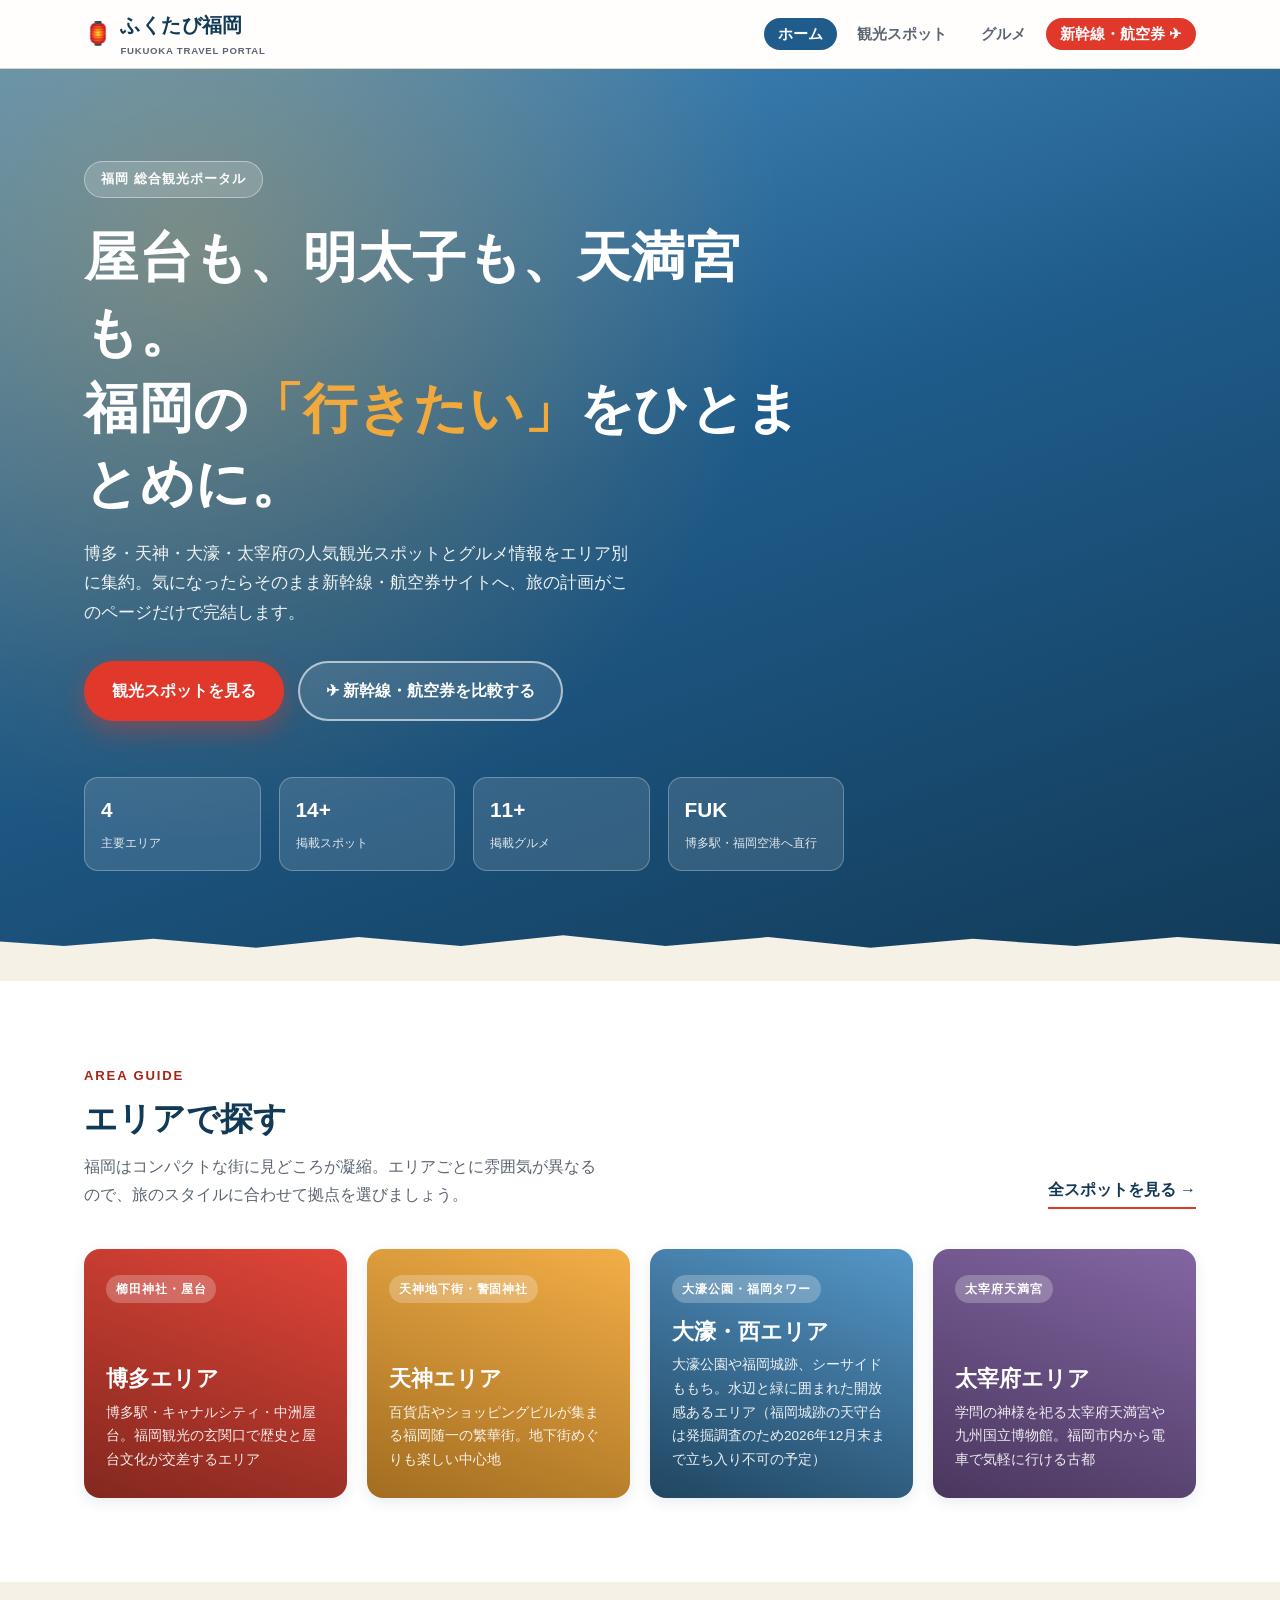
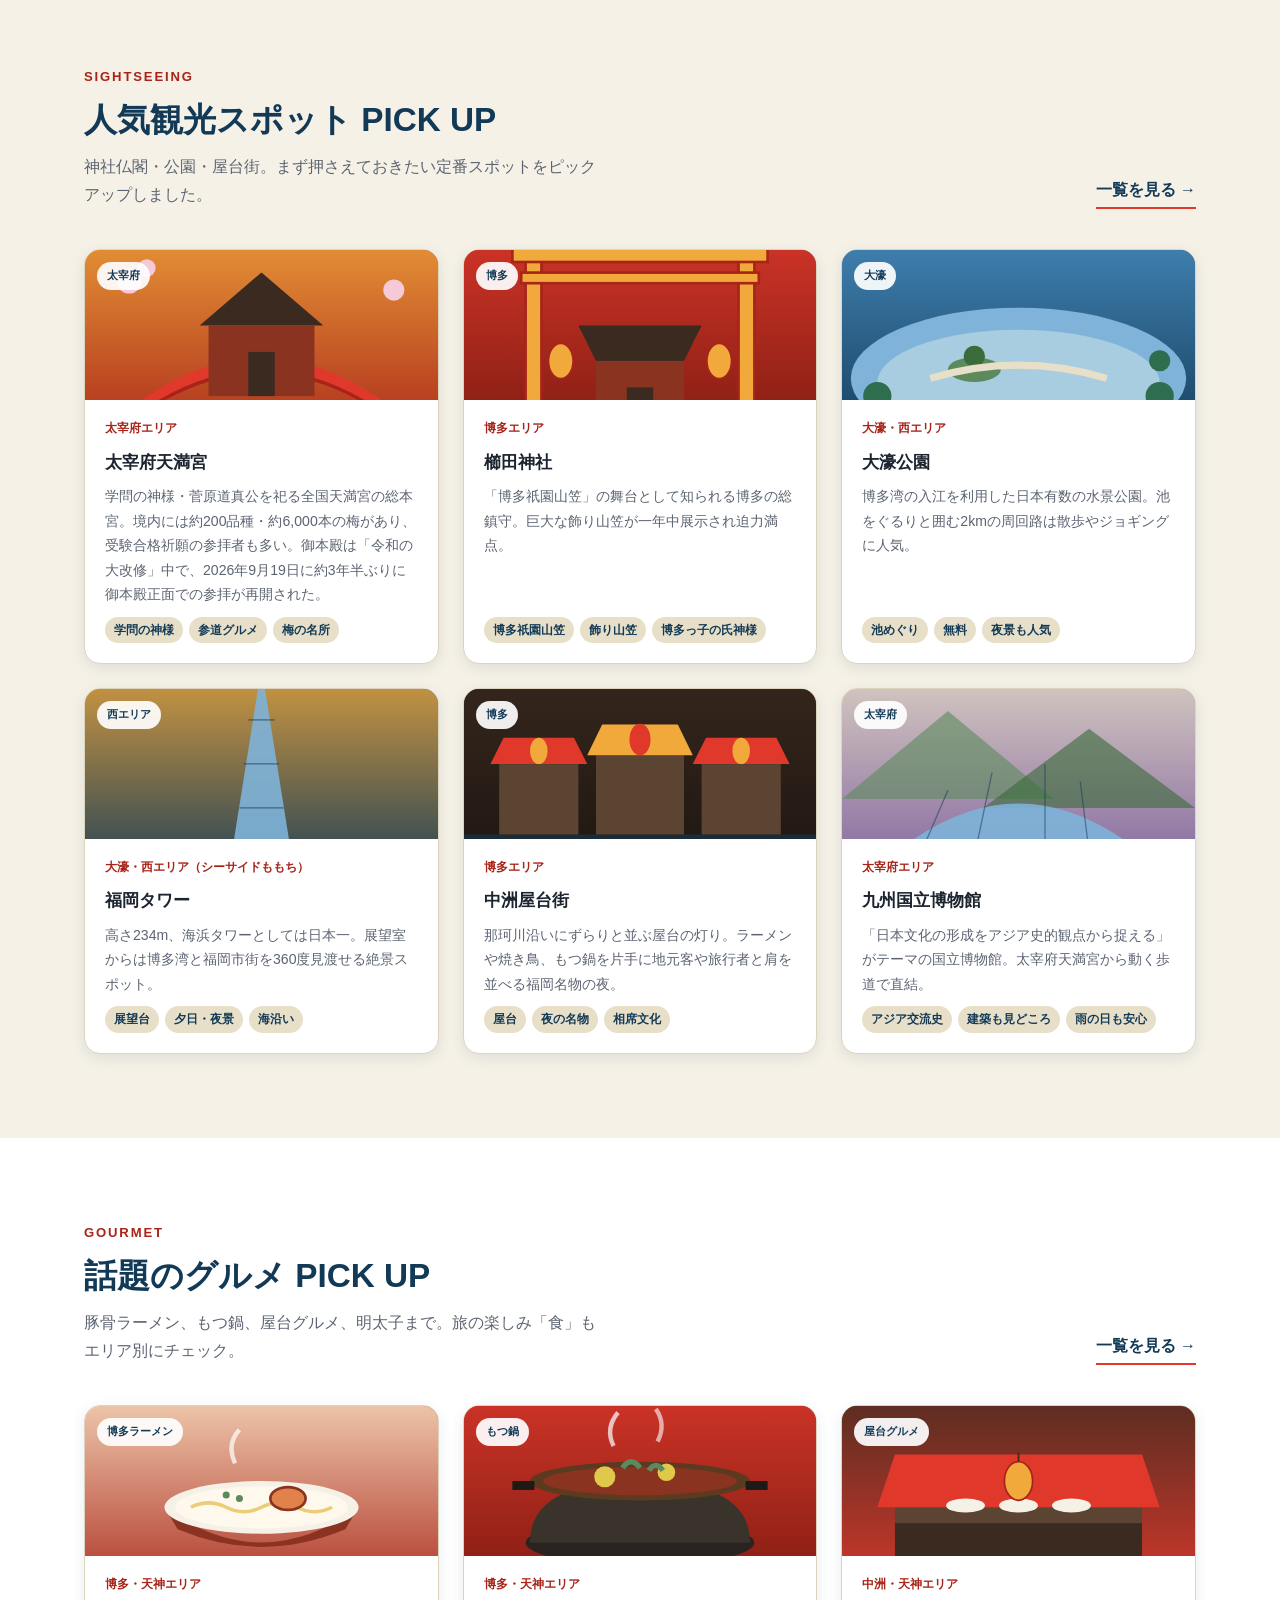
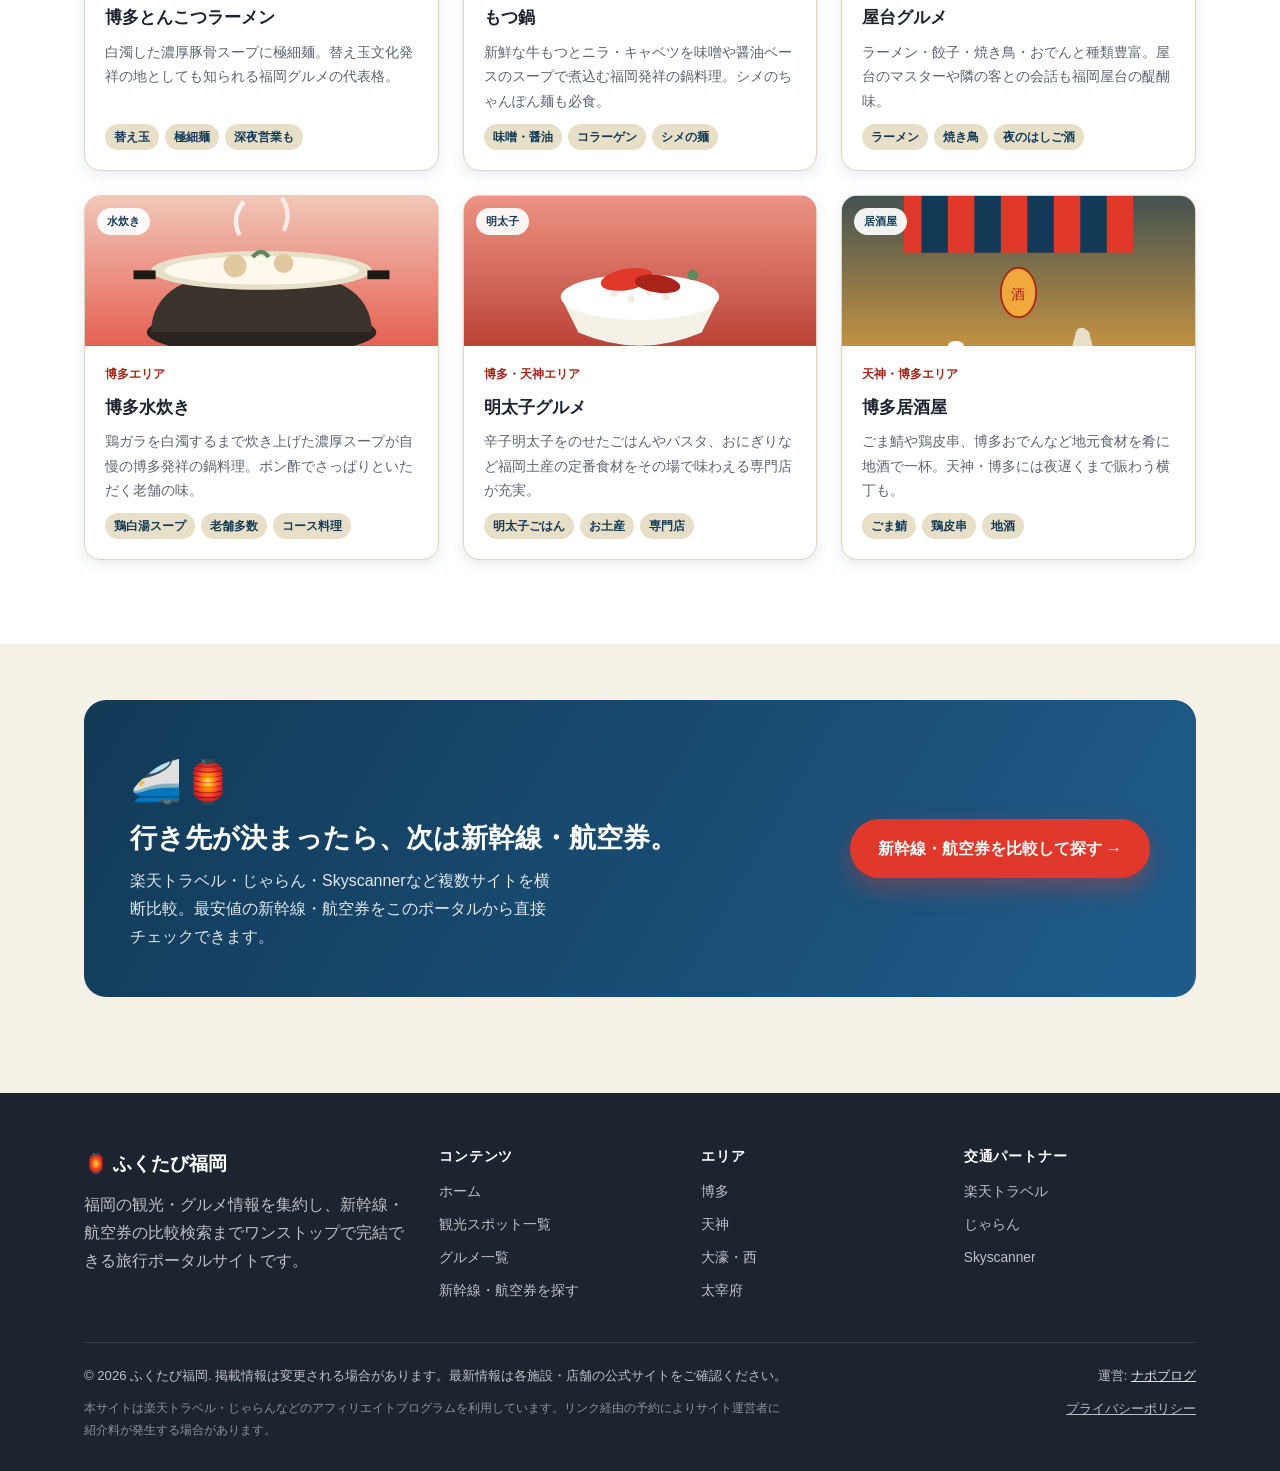
<file: index.html>
<!DOCTYPE html>
<html lang="ja">
<head>
<meta charset="UTF-8">
<meta name="viewport" content="width=device-width, initial-scale=1.0">
<title>ふくたび福岡｜太宰府天満宮・大濠公園・中洲屋台の観光と博多グルメ、福岡への新幹線・航空券比較</title>
<meta name="description" content="太宰府天満宮・櫛田神社・大濠公園・福岡タワー・中洲屋台など福岡の定番観光スポットと、博多とんこつラーメン・もつ鍋・水炊き・明太子を博多・天神・大濠・太宰府のエリア別に紹介。太宰府天満宮の御本殿正面参拝の再開など最新情報や、福岡への新幹線・航空券の比較サイトもまとめた福岡旅行ポータルです。">
<link rel="icon" type="image/svg+xml" href="favicon.svg">
<meta property="og:type" content="website">
<meta property="og:site_name" content="ふくたび福岡">
<meta property="og:title" content="ふくたび福岡｜太宰府天満宮・大濠公園・中洲屋台の観光と博多グルメ、福岡への新幹線・航空券比較">
<meta property="og:description" content="太宰府天満宮・櫛田神社・大濠公園・福岡タワー・中洲屋台など福岡の定番観光スポットと、博多とんこつラーメン・もつ鍋・水炊き・明太子を博多・天神・大濠・太宰府のエリア別に紹介。太宰府天満宮の御本殿正面参拝の再開など最新情報や、福岡への新幹線・航空券の比較サイトもまとめた福岡旅行ポータルです。">
<meta property="og:url" content="https://fukutabi-fukuoka.napoblog.com/">
<meta property="og:image" content="https://fukutabi-fukuoka.napoblog.com/images/og-image.png">
<meta property="og:locale" content="ja_JP">
<meta name="twitter:card" content="summary_large_image">
<meta name="twitter:title" content="ふくたび福岡｜太宰府天満宮・大濠公園・中洲屋台の観光と博多グルメ、福岡への新幹線・航空券比較">
<meta name="twitter:description" content="福岡の観光スポット・グルメ・新幹線/航空券をまるごと1サイトに。">
<meta name="twitter:image" content="https://fukutabi-fukuoka.napoblog.com/images/og-image.png">
<link rel="stylesheet" href="css/style.css">
<script async src="https://pagead2.googlesyndication.com/pagead/js/adsbygoogle.js?client=ca-pub-8398161859137802" crossorigin="anonymous"></script>
</head>
<body>

<header class="site-header">
  <div class="wrap">
    <a href="index.html" class="brand">
      <span class="flag">🏮</span>
      <span>ふくたび福岡<small>FUKUOKA TRAVEL PORTAL</small></span>
    </a>
    <button class="nav-toggle" aria-label="メニュー">☰</button>
    <nav class="main-nav">
      <ul>
        <li><a href="index.html" class="active">ホーム</a></li>
        <li><a href="spots.html">観光スポット</a></li>
        <li><a href="restaurants.html">グルメ</a></li>
        <li><a href="transport.html" class="cta">新幹線・航空券 ✈</a></li>
      </ul>
    </nav>
  </div>
</header>

<section class="hero">
  <div class="wrap">
    <span class="hero-eyebrow">福岡 総合観光ポータル</span>
    <h1>屋台も、明太子も、天満宮も。<br>福岡の<span>「行きたい」</span>をひとまとめに。</h1>
    <p>博多・天神・大濠・太宰府の人気観光スポットとグルメ情報をエリア別に集約。気になったらそのまま新幹線・航空券サイトへ、旅の計画がこのページだけで完結します。</p>
    <div class="hero-actions">
      <a href="spots.html" class="btn btn-primary">観光スポットを見る</a>
      <a href="transport.html" class="btn btn-ghost">✈ 新幹線・航空券を比較する</a>
    </div>
    <div class="hero-stats">
      <div><strong>4</strong><span>主要エリア</span></div>
      <div><strong>14+</strong><span>掲載スポット</span></div>
      <div><strong>11+</strong><span>掲載グルメ</span></div>
      <div><strong>FUK</strong><span>博多駅・福岡空港へ直行</span></div>
    </div>
  </div>
</section>

<section class="block alt">
  <div class="wrap">
    <div class="section-head">
      <div>
        <span class="kicker">AREA GUIDE</span>
        <h2>エリアで探す</h2>
        <p>福岡はコンパクトな街に見どころが凝縮。エリアごとに雰囲気が異なるので、旅のスタイルに合わせて拠点を選びましょう。</p>
      </div>
      <a href="spots.html" class="more">全スポットを見る →</a>
    </div>
    <div class="area-grid">
      <a class="area-card hakata" href="spots.html#area-hakata">
        <span class="tag">櫛田神社・屋台</span>
        <h3>博多エリア</h3>
        <p>博多駅・キャナルシティ・中洲屋台。福岡観光の玄関口で歴史と屋台文化が交差するエリア</p>
      </a>
      <a class="area-card tenjin" href="spots.html#area-tenjin">
        <span class="tag">天神地下街・警固神社</span>
        <h3>天神エリア</h3>
        <p>百貨店やショッピングビルが集まる福岡随一の繁華街。地下街めぐりも楽しい中心地</p>
      </a>
      <a class="area-card ohori" href="spots.html#area-ohori">
        <span class="tag">大濠公園・福岡タワー</span>
        <h3>大濠・西エリア</h3>
        <p>大濠公園や福岡城跡、シーサイドももち。水辺と緑に囲まれた開放感あるエリア（福岡城跡の天守台は発掘調査のため2026年12月末まで立ち入り不可の予定）</p>
      </a>
      <a class="area-card dazaifu" href="spots.html#area-dazaifu">
        <span class="tag">太宰府天満宮</span>
        <h3>太宰府エリア</h3>
        <p>学問の神様を祀る太宰府天満宮や九州国立博物館。福岡市内から電車で気軽に行ける古都</p>
      </a>
    </div>
  </div>
</section>

<section class="block">
  <div class="wrap">
    <div class="section-head">
      <div>
        <span class="kicker">SIGHTSEEING</span>
        <h2>人気観光スポット PICK UP</h2>
        <p>神社仏閣・公園・屋台街。まず押さえておきたい定番スポットをピックアップしました。</p>
      </div>
      <a href="spots.html" class="more">一覧を見る →</a>
    </div>
    <div class="card-grid">

      <div class="card">
        <div class="card-media" style="--m1:#f2a93c;--m2:#a82419"><img class="illust" src="images/dazaifu-tenmangu.svg" alt="太宰府天満宮"><span class="badge">太宰府</span></div>
        <div class="card-body">
          <span class="area-label">太宰府エリア</span>
          <h3>太宰府天満宮</h3>
          <p class="desc">学問の神様・菅原道真公を祀る全国天満宮の総本宮。境内には約200品種・約6,000本の梅があり、受験合格祈願の参拝者も多い。御本殿は「令和の大改修」中で、2026年9月19日に約3年半ぶりに御本殿正面での参拝が再開された。</p>
          <div class="tag-row"><span>学問の神様</span><span>参道グルメ</span><span>梅の名所</span></div>
        </div>
      </div>

      <div class="card">
        <div class="card-media" style="--m1:#e0392c;--m2:#7a1a10"><img class="illust" src="images/kushida-jinja.svg" alt="櫛田神社"><span class="badge">博多</span></div>
        <div class="card-body">
          <span class="area-label">博多エリア</span>
          <h3>櫛田神社</h3>
          <p class="desc">「博多祇園山笠」の舞台として知られる博多の総鎮守。巨大な飾り山笠が一年中展示され迫力満点。</p>
          <div class="tag-row"><span>博多祇園山笠</span><span>飾り山笠</span><span>博多っ子の氏神様</span></div>
        </div>
      </div>

      <div class="card">
        <div class="card-media" style="--m1:#4a90c4;--m2:#123a57"><img class="illust" src="images/ohori-park.svg" alt="大濠公園"><span class="badge">大濠</span></div>
        <div class="card-body">
          <span class="area-label">大濠・西エリア</span>
          <h3>大濠公園</h3>
          <p class="desc">博多湾の入江を利用した日本有数の水景公園。池をぐるりと囲む2kmの周回路は散歩やジョギングに人気。</p>
          <div class="tag-row"><span>池めぐり</span><span>無料</span><span>夜景も人気</span></div>
        </div>
      </div>

      <div class="card">
        <div class="card-media" style="--m1:#f2a93c;--m2:#123a57"><img class="illust" src="images/fukuoka-tower.svg" alt="福岡タワー"><span class="badge">西エリア</span></div>
        <div class="card-body">
          <span class="area-label">大濠・西エリア（シーサイドももち）</span>
          <h3>福岡タワー</h3>
          <p class="desc">高さ234m、海浜タワーとしては日本一。展望室からは博多湾と福岡市街を360度見渡せる絶景スポット。</p>
          <div class="tag-row"><span>展望台</span><span>夕日・夜景</span><span>海沿い</span></div>
        </div>
      </div>

      <div class="card">
        <div class="card-media" style="--m1:#3a2a1f;--m2:#e0392c"><img class="illust" src="images/nakasu-yatai.svg" alt="中洲屋台街"><span class="badge">博多</span></div>
        <div class="card-body">
          <span class="area-label">博多エリア</span>
          <h3>中洲屋台街</h3>
          <p class="desc">那珂川沿いにずらりと並ぶ屋台の灯り。ラーメンや焼き鳥、もつ鍋を片手に地元客や旅行者と肩を並べる福岡名物の夜。</p>
          <div class="tag-row"><span>屋台</span><span>夜の名物</span><span>相席文化</span></div>
        </div>
      </div>

      <div class="card">
        <div class="card-media" style="--m1:#e8dfc8;--m2:#7a5c9c"><img class="illust" src="images/kyushu-museum.svg" alt="九州国立博物館"><span class="badge">太宰府</span></div>
        <div class="card-body">
          <span class="area-label">太宰府エリア</span>
          <h3>九州国立博物館</h3>
          <p class="desc">「日本文化の形成をアジア史的観点から捉える」がテーマの国立博物館。太宰府天満宮から動く歩道で直結。</p>
          <div class="tag-row"><span>アジア交流史</span><span>建築も見どころ</span><span>雨の日も安心</span></div>
        </div>
      </div>

    </div>
  </div>
</section>

<section class="block alt">
  <div class="wrap">
    <div class="section-head">
      <div>
        <span class="kicker">GOURMET</span>
        <h2>話題のグルメ PICK UP</h2>
        <p>豚骨ラーメン、もつ鍋、屋台グルメ、明太子まで。旅の楽しみ「食」もエリア別にチェック。</p>
      </div>
      <a href="restaurants.html" class="more">一覧を見る →</a>
    </div>
    <div class="card-grid">

      <div class="card">
        <div class="card-media" style="--m1:#fff0d0;--m2:#a82419"><img class="illust" src="images/hakata-ramen1.svg" alt="博多とんこつラーメン"><span class="badge">博多ラーメン</span></div>
        <div class="card-body">
          <span class="area-label">博多・天神エリア</span>
          <h3>博多とんこつラーメン</h3>
          <p class="desc">白濁した濃厚豚骨スープに極細麺。替え玉文化発祥の地としても知られる福岡グルメの代表格。</p>
          <div class="tag-row"><span>替え玉</span><span>極細麺</span><span>深夜営業も</span></div>
        </div>
      </div>

      <div class="card">
        <div class="card-media" style="--m1:#e0392c;--m2:#7a1a10"><img class="illust" src="images/motsunabe1.svg" alt="もつ鍋"><span class="badge">もつ鍋</span></div>
        <div class="card-body">
          <span class="area-label">博多・天神エリア</span>
          <h3>もつ鍋</h3>
          <p class="desc">新鮮な牛もつとニラ・キャベツを味噌や醤油ベースのスープで煮込む福岡発祥の鍋料理。シメのちゃんぽん麺も必食。</p>
          <div class="tag-row"><span>味噌・醤油</span><span>コラーゲン</span><span>シメの麺</span></div>
        </div>
      </div>

      <div class="card">
        <div class="card-media" style="--m1:#3a2a1f;--m2:#f2a93c"><img class="illust" src="images/nakasu-yatai2.svg" alt="屋台グルメ"><span class="badge">屋台グルメ</span></div>
        <div class="card-body">
          <span class="area-label">中洲・天神エリア</span>
          <h3>屋台グルメ</h3>
          <p class="desc">ラーメン・餃子・焼き鳥・おでんと種類豊富。屋台のマスターや隣の客との会話も福岡屋台の醍醐味。</p>
          <div class="tag-row"><span>ラーメン</span><span>焼き鳥</span><span>夜のはしご酒</span></div>
        </div>
      </div>

      <div class="card">
        <div class="card-media" style="--m1:#f6efe0;--m2:#e0392c"><img class="illust" src="images/mizutaki1.svg" alt="博多水炊き"><span class="badge">水炊き</span></div>
        <div class="card-body">
          <span class="area-label">博多エリア</span>
          <h3>博多水炊き</h3>
          <p class="desc">鶏ガラを白濁するまで炊き上げた濃厚スープが自慢の博多発祥の鍋料理。ポン酢でさっぱりといただく老舗の味。</p>
          <div class="tag-row"><span>鶏白湯スープ</span><span>老舗多数</span><span>コース料理</span></div>
        </div>
      </div>

      <div class="card">
        <div class="card-media" style="--m1:#ffb3a3;--m2:#a82419"><img class="illust" src="images/mentaiko1.svg" alt="明太子グルメ"><span class="badge">明太子</span></div>
        <div class="card-body">
          <span class="area-label">博多・天神エリア</span>
          <h3>明太子グルメ</h3>
          <p class="desc">辛子明太子をのせたごはんやパスタ、おにぎりなど福岡土産の定番食材をその場で味わえる専門店が充実。</p>
          <div class="tag-row"><span>明太子ごはん</span><span>お土産</span><span>専門店</span></div>
        </div>
      </div>

      <div class="card">
        <div class="card-media" style="--m1:#123a57;--m2:#f2a93c"><img class="illust" src="images/izakaya1.svg" alt="博多居酒屋"><span class="badge">居酒屋</span></div>
        <div class="card-body">
          <span class="area-label">天神・博多エリア</span>
          <h3>博多居酒屋</h3>
          <p class="desc">ごま鯖や鶏皮串、博多おでんなど地元食材を肴に地酒で一杯。天神・博多には夜遅くまで賑わう横丁も。</p>
          <div class="tag-row"><span>ごま鯖</span><span>鶏皮串</span><span>地酒</span></div>
        </div>
      </div>

    </div>
  </div>
</section>

<section class="block tight">
  <div class="wrap">
    <div class="flight-band">
      <div>
        <span class="planes">🚄🏮</span>
        <h2>行き先が決まったら、次は新幹線・航空券。</h2>
        <p>楽天トラベル・じゃらん・Skyscannerなど複数サイトを横断比較。最安値の新幹線・航空券をこのポータルから直接チェックできます。</p>
      </div>
      <a href="transport.html" class="btn btn-primary">新幹線・航空券を比較して探す →</a>
    </div>
  </div>
</section>

<footer class="site-footer">
  <div class="wrap">
    <div class="footer-grid">
      <div>
        <div class="footer-brand">🏮 ふくたび福岡</div>
        <p>福岡の観光・グルメ情報を集約し、新幹線・航空券の比較検索までワンストップで完結できる旅行ポータルサイトです。</p>
      </div>
      <div>
        <h4>コンテンツ</h4>
        <ul>
          <li><a href="index.html">ホーム</a></li>
          <li><a href="spots.html">観光スポット一覧</a></li>
          <li><a href="restaurants.html">グルメ一覧</a></li>
          <li><a href="transport.html">新幹線・航空券を探す</a></li>
        </ul>
      </div>
      <div>
        <h4>エリア</h4>
        <ul>
          <li><a href="spots.html#area-hakata">博多</a></li>
          <li><a href="spots.html#area-tenjin">天神</a></li>
          <li><a href="spots.html#area-ohori">大濠・西</a></li>
          <li><a href="spots.html#area-dazaifu">太宰府</a></li>
        </ul>
      </div>
      <div>
        <h4>交通パートナー</h4>
        <ul>
          <li><a href="transport.html">楽天トラベル</a></li>
          <li><a href="transport.html">じゃらん</a></li>
          <li><a href="transport.html">Skyscanner</a></li>
        </ul>
      </div>
    </div>
    <div class="footer-note">
      <span>© 2026 ふくたび福岡. 掲載情報は変更される場合があります。最新情報は各施設・店舗の公式サイトをご確認ください。</span>
      <span>運営: <a href="https://napoblog.com/" style="color:rgba(255,255,255,0.85);text-decoration:underline;">ナポブログ</a></span>
      <span class="disclaimer">本サイトは楽天トラベル・じゃらんなどのアフィリエイトプログラムを利用しています。リンク経由の予約によりサイト運営者に紹介料が発生する場合があります。</span>
      <a href="privacy.html" style="color:rgba(255,255,255,0.7);text-decoration:underline;font-size:0.82rem;">プライバシーポリシー</a>
    </div>
  </div>
</footer>

<script src="js/main.js"></script>
</body>
</html>
</file>
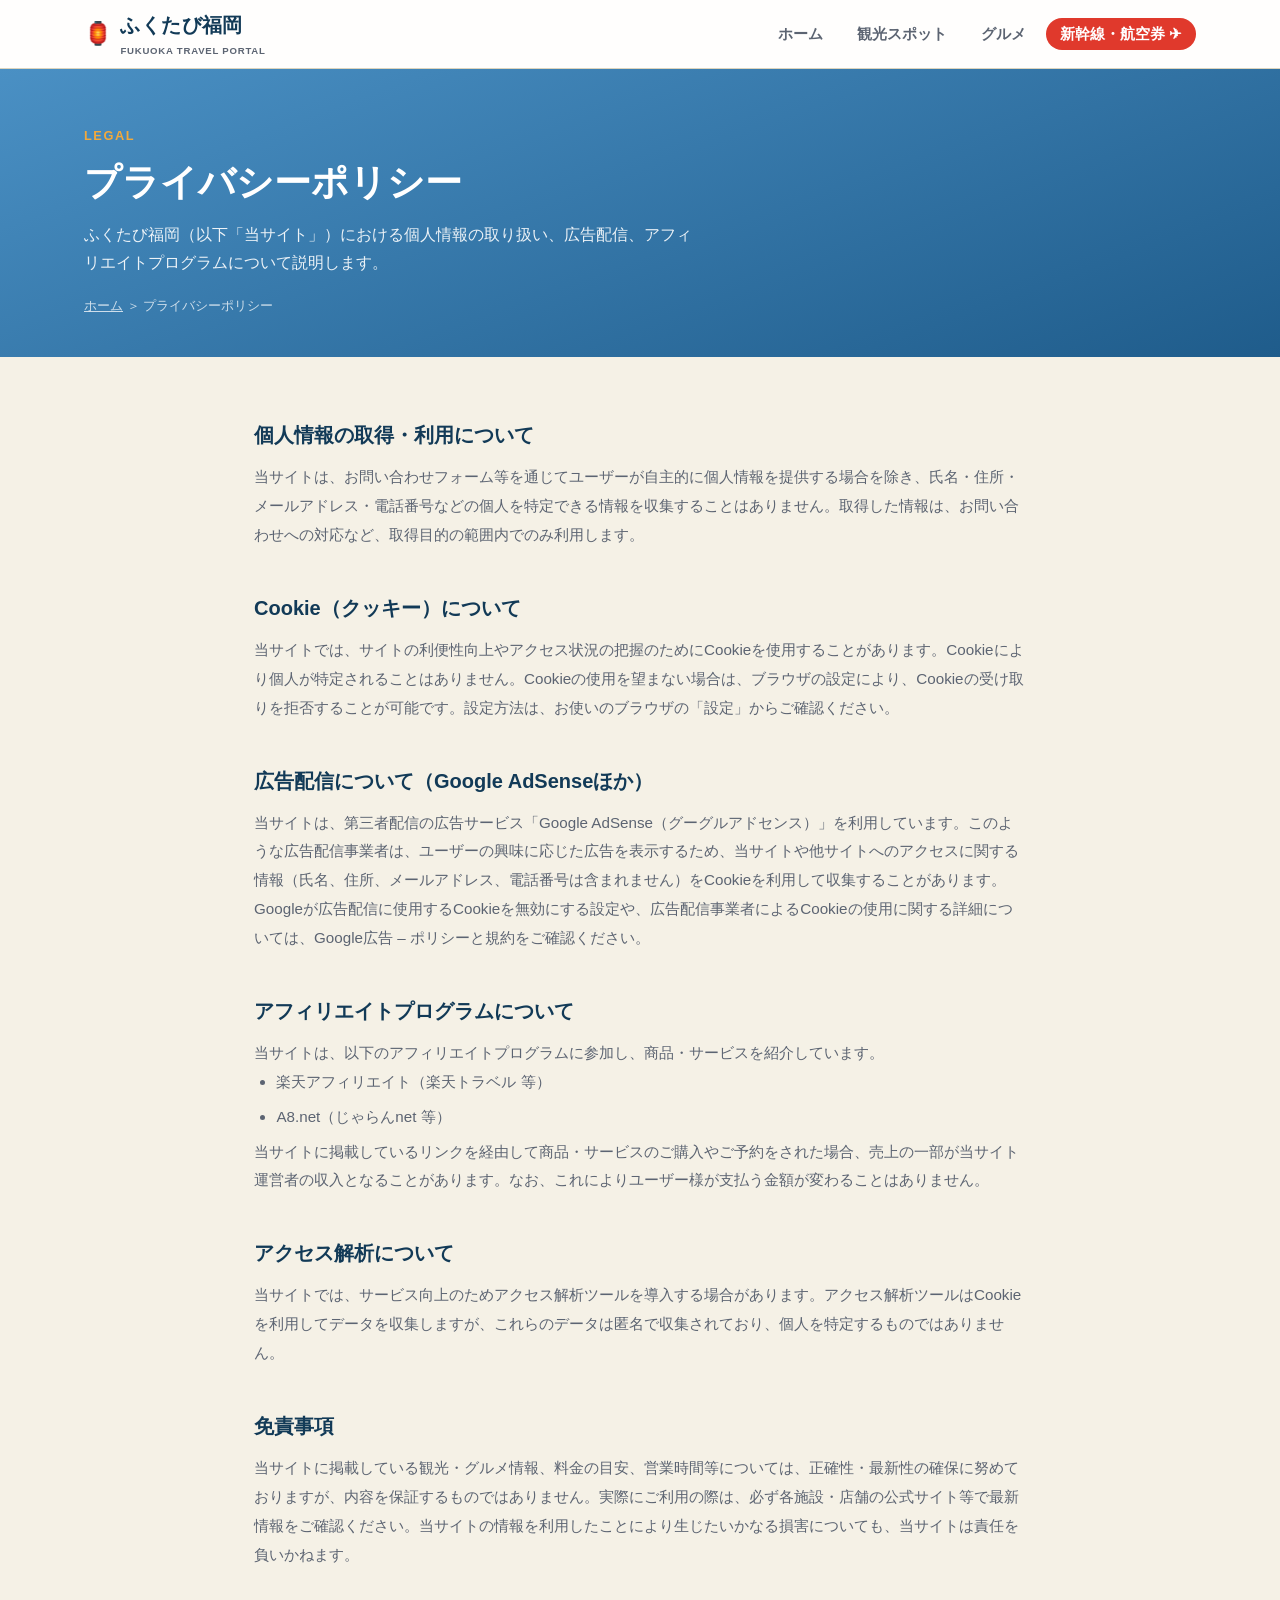
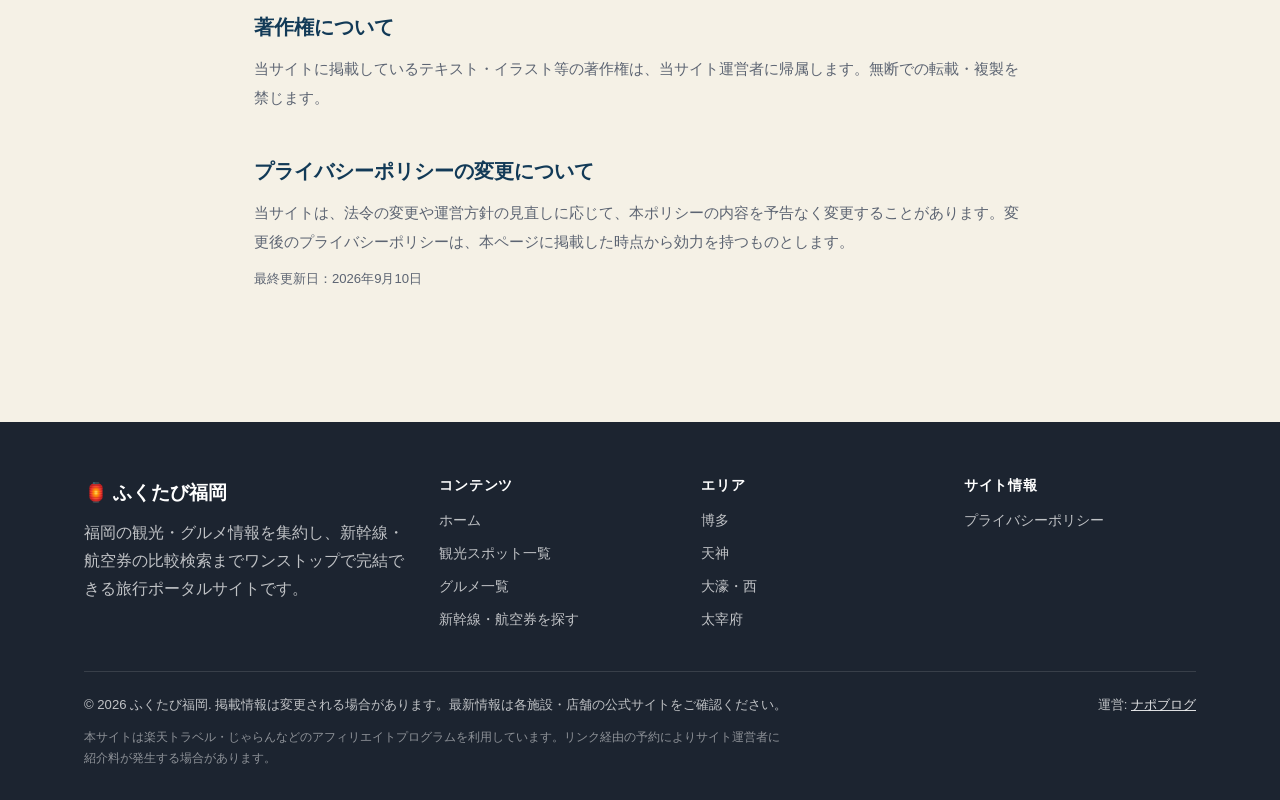
<file: privacy.html>
<!DOCTYPE html>
<html lang="ja">
<head>
<meta charset="UTF-8">
<meta name="viewport" content="width=device-width, initial-scale=1.0">
<title>プライバシーポリシー｜ふくたび福岡</title>
<meta name="description" content="ふくたび福岡のプライバシーポリシー。広告配信・Cookie・アフィリエイトプログラムの利用について説明しています。">
<link rel="icon" type="image/svg+xml" href="favicon.svg">
<meta property="og:type" content="website">
<meta property="og:site_name" content="ふくたび福岡">
<meta property="og:title" content="プライバシーポリシー｜ふくたび福岡">
<meta property="og:description" content="ふくたび福岡のプライバシーポリシー。広告配信・Cookie・アフィリエイトプログラムの利用について説明しています。">
<meta property="og:url" content="https://fukutabi-fukuoka.napoblog.com/privacy.html">
<meta property="og:image" content="https://fukutabi-fukuoka.napoblog.com/images/og-image.png">
<meta property="og:locale" content="ja_JP">
<meta name="twitter:card" content="summary_large_image">
<meta name="twitter:title" content="プライバシーポリシー｜ふくたび福岡">
<meta name="twitter:image" content="https://fukutabi-fukuoka.napoblog.com/images/og-image.png">
<link rel="stylesheet" href="css/style.css">
<script async src="https://pagead2.googlesyndication.com/pagead/js/adsbygoogle.js?client=ca-pub-8398161859137802" crossorigin="anonymous"></script>
</head>
<body>

<header class="site-header">
  <div class="wrap">
    <a href="index.html" class="brand">
      <span class="flag">🏮</span>
      <span>ふくたび福岡<small>FUKUOKA TRAVEL PORTAL</small></span>
    </a>
    <button class="nav-toggle" aria-label="メニュー">☰</button>
    <nav class="main-nav">
      <ul>
        <li><a href="index.html">ホーム</a></li>
        <li><a href="spots.html">観光スポット</a></li>
        <li><a href="restaurants.html">グルメ</a></li>
        <li><a href="transport.html" class="cta">新幹線・航空券 ✈</a></li>
      </ul>
    </nav>
  </div>
</header>

<section class="page-hero">
  <div class="wrap">
    <span class="kicker">LEGAL</span>
    <h1>プライバシーポリシー</h1>
    <p>ふくたび福岡（以下「当サイト」）における個人情報の取り扱い、広告配信、アフィリエイトプログラムについて説明します。</p>
    <div class="breadcrumb"><a href="index.html">ホーム</a> ＞ プライバシーポリシー</div>
  </div>
</section>

<section class="legal">
  <div class="wrap">

    <h2>個人情報の取得・利用について</h2>
    <p>当サイトは、お問い合わせフォーム等を通じてユーザーが自主的に個人情報を提供する場合を除き、氏名・住所・メールアドレス・電話番号などの個人を特定できる情報を収集することはありません。取得した情報は、お問い合わせへの対応など、取得目的の範囲内でのみ利用します。</p>

    <h2>Cookie（クッキー）について</h2>
    <p>当サイトでは、サイトの利便性向上やアクセス状況の把握のためにCookieを使用することがあります。Cookieにより個人が特定されることはありません。Cookieの使用を望まない場合は、ブラウザの設定により、Cookieの受け取りを拒否することが可能です。設定方法は、お使いのブラウザの「設定」からご確認ください。</p>

    <h2>広告配信について（Google AdSenseほか）</h2>
    <p>当サイトは、第三者配信の広告サービス「Google AdSense（グーグルアドセンス）」を利用しています。このような広告配信事業者は、ユーザーの興味に応じた広告を表示するため、当サイトや他サイトへのアクセスに関する情報（氏名、住所、メールアドレス、電話番号は含まれません）をCookieを利用して収集することがあります。</p>
    <p>Googleが広告配信に使用するCookieを無効にする設定や、広告配信事業者によるCookieの使用に関する詳細については、<a href="https://policies.google.com/technologies/ads?hl=ja" target="_blank" rel="noopener">Google広告 – ポリシーと規約</a>をご確認ください。</p>

    <h2>アフィリエイトプログラムについて</h2>
    <p>当サイトは、以下のアフィリエイトプログラムに参加し、商品・サービスを紹介しています。</p>
    <ul>
      <li>楽天アフィリエイト（楽天トラベル 等）</li>
      <li>A8.net（じゃらんnet 等）</li>
    </ul>
    <p>当サイトに掲載しているリンクを経由して商品・サービスのご購入やご予約をされた場合、売上の一部が当サイト運営者の収入となることがあります。なお、これによりユーザー様が支払う金額が変わることはありません。</p>

    <h2>アクセス解析について</h2>
    <p>当サイトでは、サービス向上のためアクセス解析ツールを導入する場合があります。アクセス解析ツールはCookieを利用してデータを収集しますが、これらのデータは匿名で収集されており、個人を特定するものではありません。</p>

    <h2>免責事項</h2>
    <p>当サイトに掲載している観光・グルメ情報、料金の目安、営業時間等については、正確性・最新性の確保に努めておりますが、内容を保証するものではありません。実際にご利用の際は、必ず各施設・店舗の公式サイト等で最新情報をご確認ください。当サイトの情報を利用したことにより生じたいかなる損害についても、当サイトは責任を負いかねます。</p>

    <h2>著作権について</h2>
    <p>当サイトに掲載しているテキスト・イラスト等の著作権は、当サイト運営者に帰属します。無断での転載・複製を禁じます。</p>

    <h2>プライバシーポリシーの変更について</h2>
    <p>当サイトは、法令の変更や運営方針の見直しに応じて、本ポリシーの内容を予告なく変更することがあります。変更後のプライバシーポリシーは、本ページに掲載した時点から効力を持つものとします。</p>

    <p class="updated">最終更新日：2026年9月10日</p>

  </div>
</section>

<footer class="site-footer">
  <div class="wrap">
    <div class="footer-grid">
      <div>
        <div class="footer-brand">🏮 ふくたび福岡</div>
        <p>福岡の観光・グルメ情報を集約し、新幹線・航空券の比較検索までワンストップで完結できる旅行ポータルサイトです。</p>
      </div>
      <div>
        <h4>コンテンツ</h4>
        <ul>
          <li><a href="index.html">ホーム</a></li>
          <li><a href="spots.html">観光スポット一覧</a></li>
          <li><a href="restaurants.html">グルメ一覧</a></li>
          <li><a href="transport.html">新幹線・航空券を探す</a></li>
        </ul>
      </div>
      <div>
        <h4>エリア</h4>
        <ul>
          <li><a href="spots.html#area-hakata">博多</a></li>
          <li><a href="spots.html#area-tenjin">天神</a></li>
          <li><a href="spots.html#area-ohori">大濠・西</a></li>
          <li><a href="spots.html#area-dazaifu">太宰府</a></li>
        </ul>
      </div>
      <div>
        <h4>サイト情報</h4>
        <ul>
          <li><a href="privacy.html">プライバシーポリシー</a></li>
        </ul>
      </div>
    </div>
    <div class="footer-note">
      <span>© 2026 ふくたび福岡. 掲載情報は変更される場合があります。最新情報は各施設・店舗の公式サイトをご確認ください。</span>
      <span>運営: <a href="https://napoblog.com/" style="color:rgba(255,255,255,0.85);text-decoration:underline;">ナポブログ</a></span>
      <span class="disclaimer">本サイトは楽天トラベル・じゃらんなどのアフィリエイトプログラムを利用しています。リンク経由の予約によりサイト運営者に紹介料が発生する場合があります。</span>
    </div>
  </div>
</footer>

<script src="js/main.js"></script>
</body>
</html>
</file>
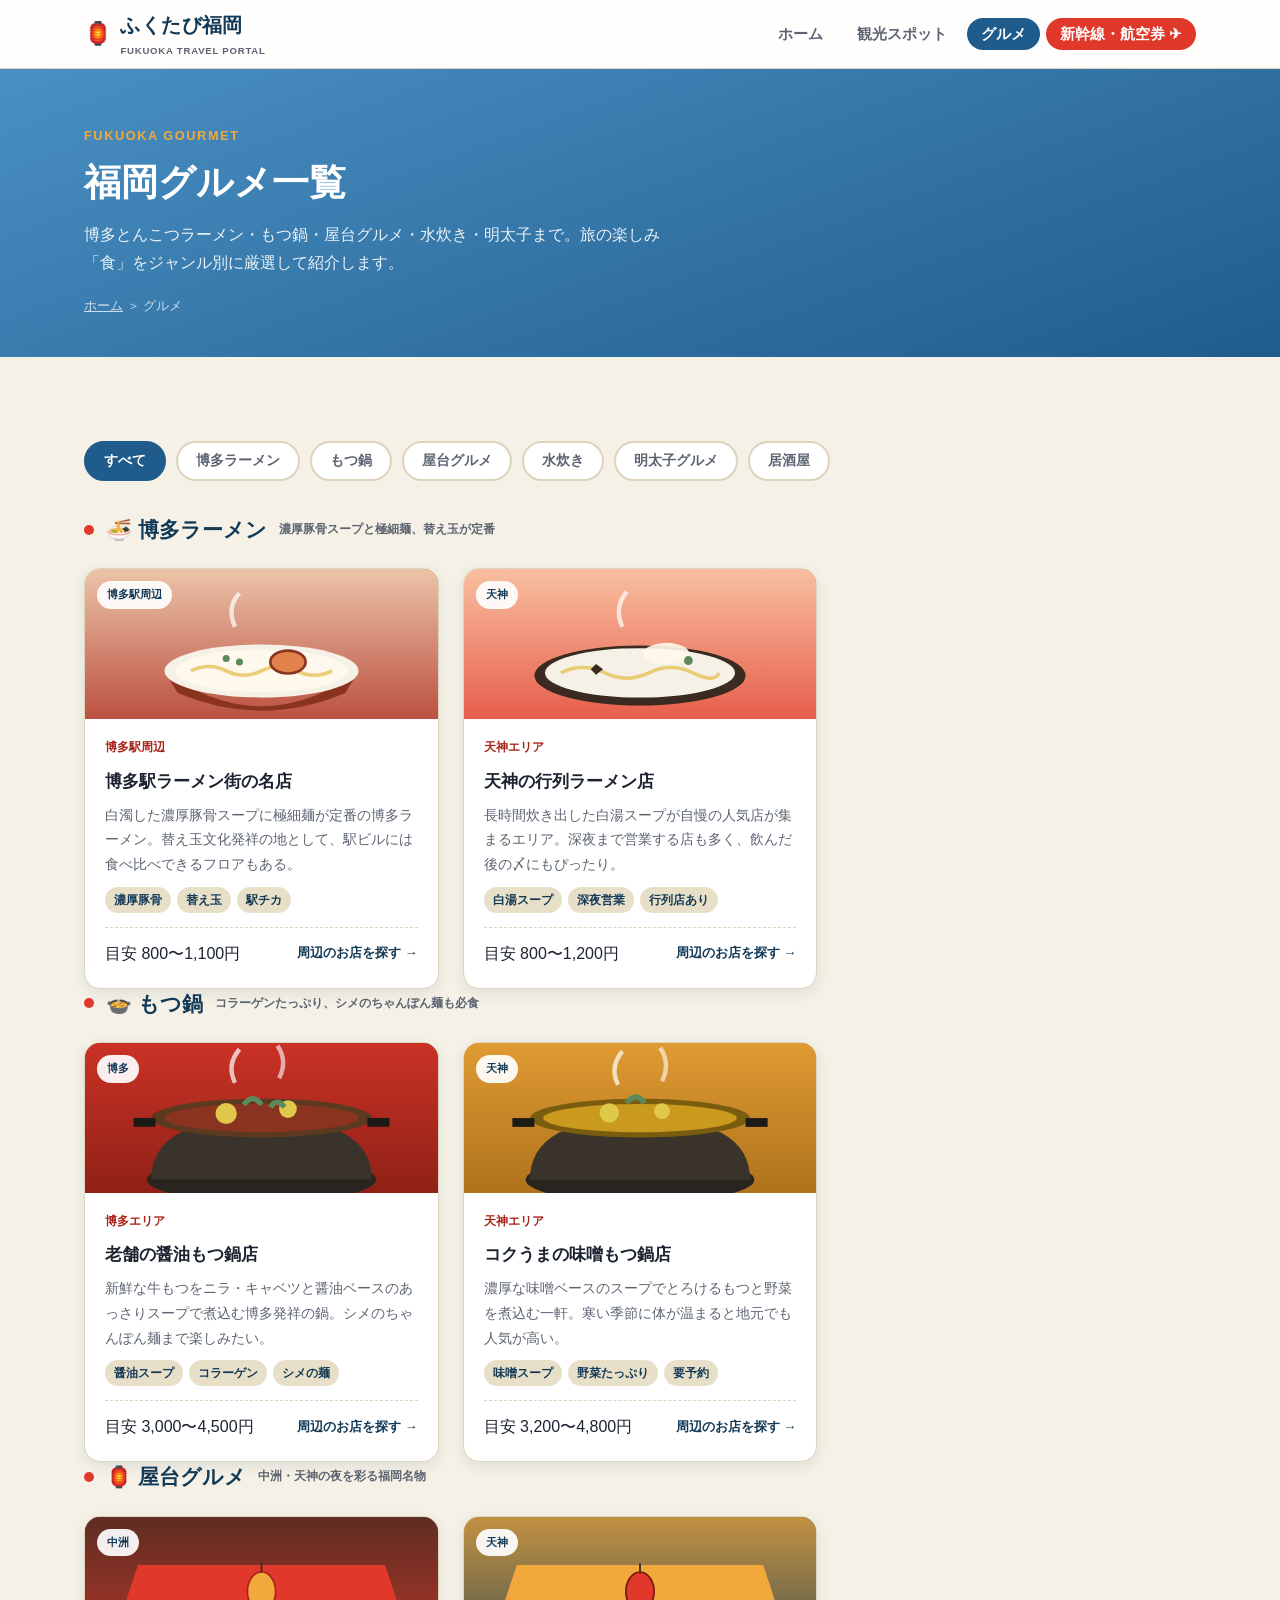
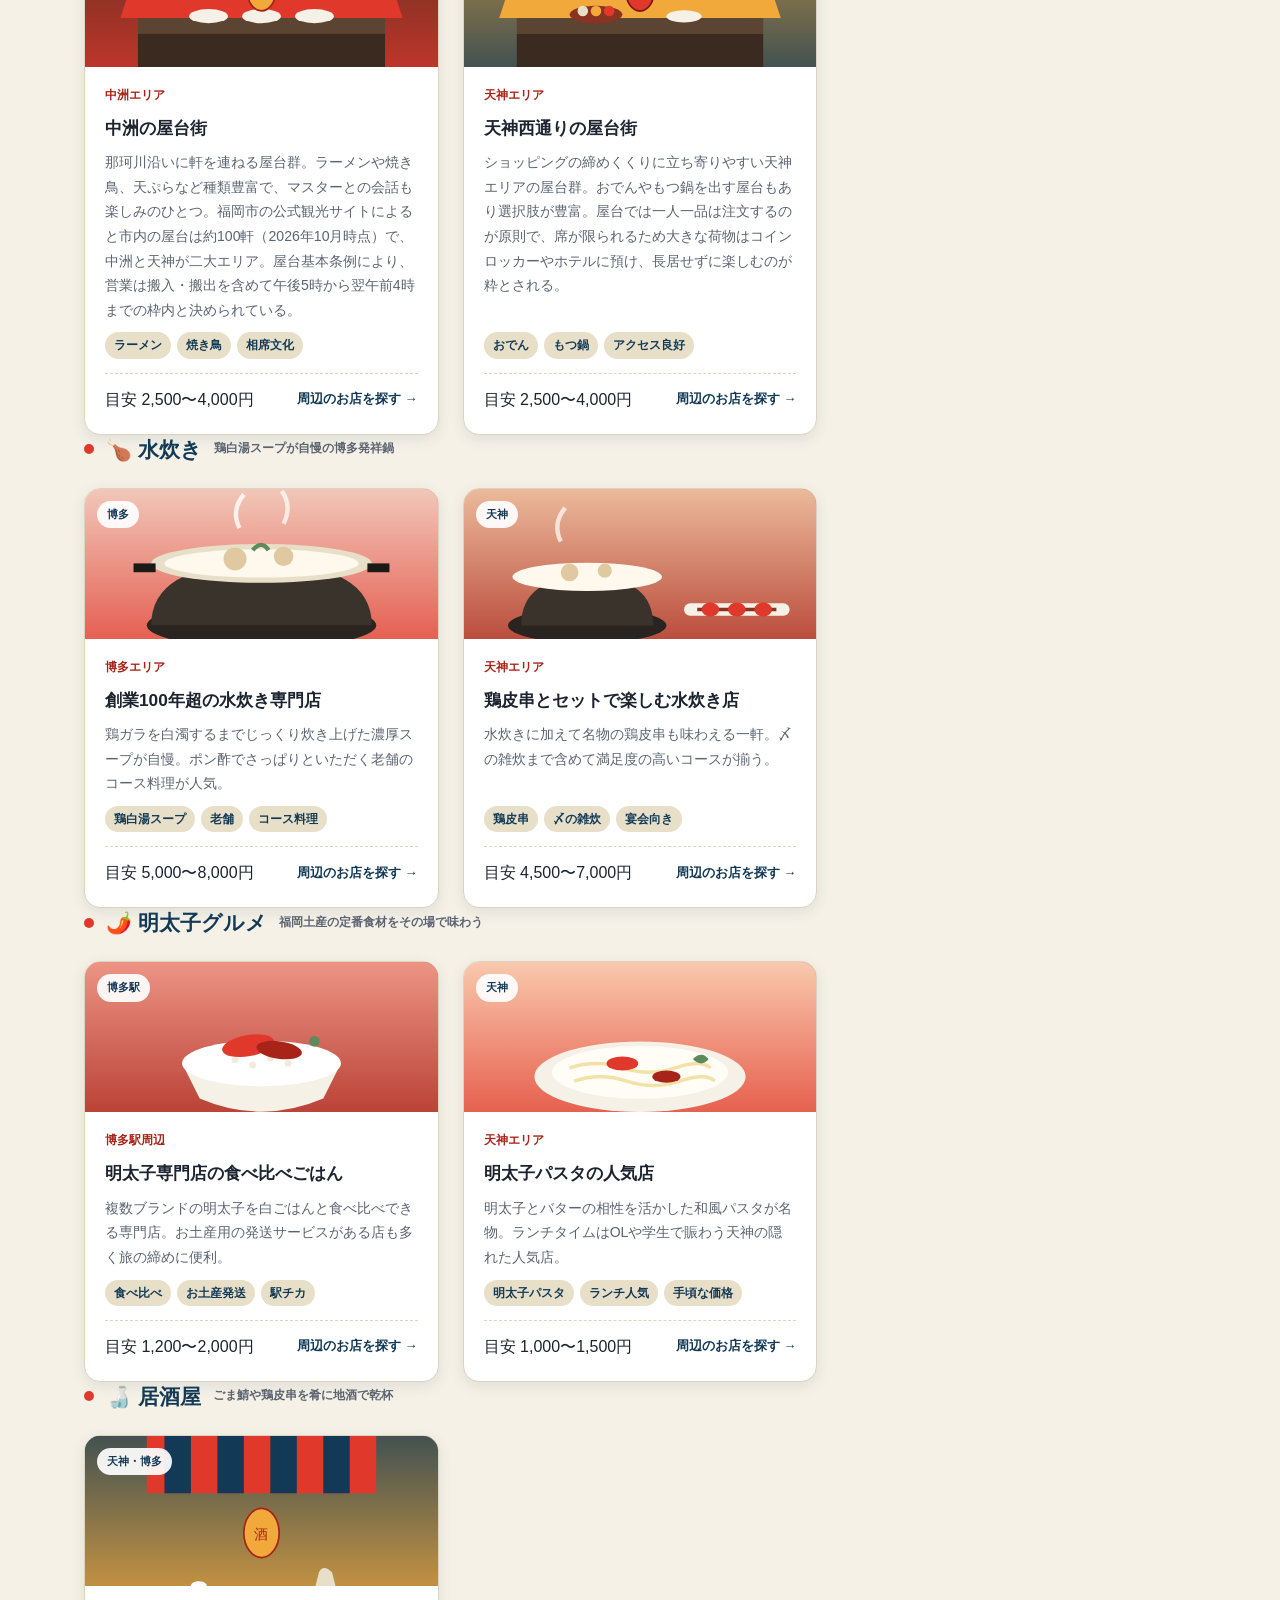
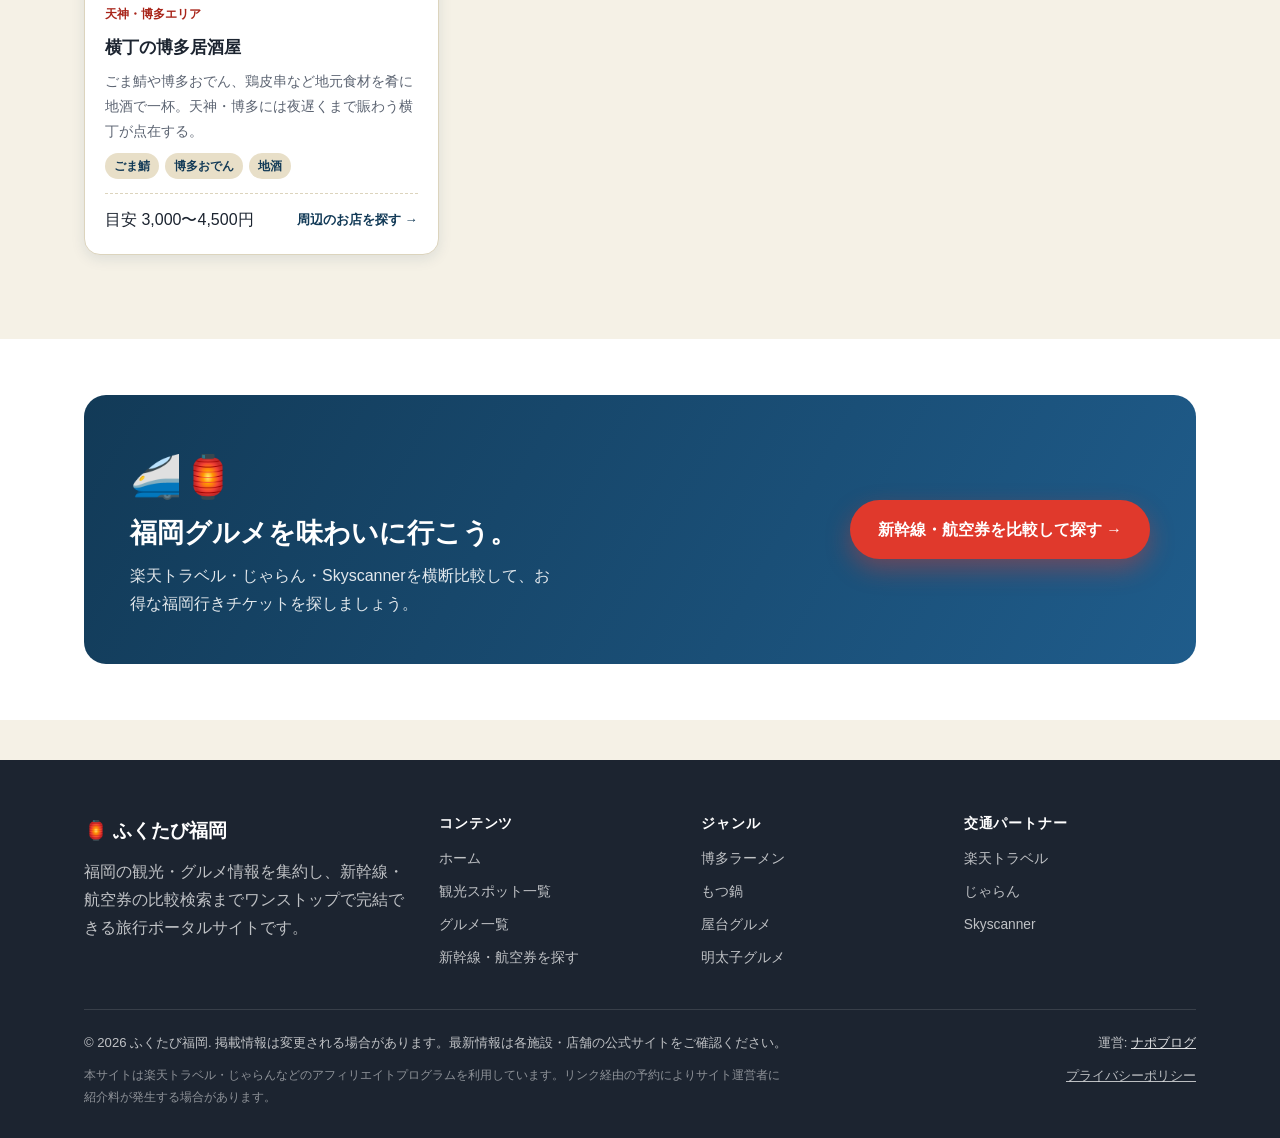
<file: restaurants.html>
<!DOCTYPE html>
<html lang="ja">
<head>
<meta charset="UTF-8">
<meta name="viewport" content="width=device-width, initial-scale=1.0">
<title>福岡グルメ一覧｜博多ラーメン・もつ鍋・水炊き・中洲と天神の屋台をジャンル別に紹介｜ふくたび福岡</title>
<meta name="description" content="博多とんこつラーメン、もつ鍋、水炊き、明太子、中洲・天神の屋台まで。博多・天神エリアの福岡グルメをジャンル別に紹介。屋台の営業時間の決まりや一人一品の注文マナーもまとめています。">
<link rel="icon" type="image/svg+xml" href="favicon.svg">
<meta property="og:type" content="website">
<meta property="og:site_name" content="ふくたび福岡">
<meta property="og:title" content="福岡グルメ一覧｜博多ラーメン・もつ鍋・水炊き・中洲と天神の屋台をジャンル別に紹介｜ふくたび福岡">
<meta property="og:description" content="博多とんこつラーメン、もつ鍋、水炊き、明太子、中洲・天神の屋台まで。博多・天神エリアの福岡グルメをジャンル別に紹介。屋台の営業時間の決まりや一人一品の注文マナーもまとめています。">
<meta property="og:url" content="https://fukutabi-fukuoka.napoblog.com/restaurants.html">
<meta property="og:image" content="https://fukutabi-fukuoka.napoblog.com/images/og-image.png">
<meta property="og:locale" content="ja_JP">
<meta name="twitter:card" content="summary_large_image">
<meta name="twitter:title" content="福岡グルメ一覧｜博多ラーメン・もつ鍋・水炊き・中洲と天神の屋台をジャンル別に紹介｜ふくたび福岡">
<meta name="twitter:description" content="博多ラーメン・もつ鍋・水炊き・明太子、中洲と天神の屋台をジャンル別に紹介。屋台のマナーも解説。">
<meta name="twitter:image" content="https://fukutabi-fukuoka.napoblog.com/images/og-image.png">
<link rel="stylesheet" href="css/style.css">
<script async src="https://pagead2.googlesyndication.com/pagead/js/adsbygoogle.js?client=ca-pub-8398161859137802" crossorigin="anonymous"></script>
</head>
<body>

<header class="site-header">
  <div class="wrap">
    <a href="index.html" class="brand">
      <span class="flag">🏮</span>
      <span>ふくたび福岡<small>FUKUOKA TRAVEL PORTAL</small></span>
    </a>
    <button class="nav-toggle" aria-label="メニュー">☰</button>
    <nav class="main-nav">
      <ul>
        <li><a href="index.html">ホーム</a></li>
        <li><a href="spots.html">観光スポット</a></li>
        <li><a href="restaurants.html" class="active">グルメ</a></li>
        <li><a href="transport.html" class="cta">新幹線・航空券 ✈</a></li>
      </ul>
    </nav>
  </div>
</header>

<section class="page-hero">
  <div class="wrap">
    <span class="kicker">FUKUOKA GOURMET</span>
    <h1>福岡グルメ一覧</h1>
    <p>博多とんこつラーメン・もつ鍋・屋台グルメ・水炊き・明太子まで。旅の楽しみ「食」をジャンル別に厳選して紹介します。</p>
    <div class="breadcrumb"><a href="index.html">ホーム</a> ＞ グルメ</div>
  </div>
</section>

<section class="block">
  <div class="wrap">

    <div class="filter-tabs" data-filter-group=".resto-card">
      <button class="active" data-filter="all">すべて</button>
      <button data-filter="ramen">博多ラーメン</button>
      <button data-filter="motsunabe">もつ鍋</button>
      <button data-filter="yatai">屋台グルメ</button>
      <button data-filter="mizutaki">水炊き</button>
      <button data-filter="mentaiko">明太子グルメ</button>
      <button data-filter="izakaya">居酒屋</button>
    </div>

    <!-- ============ 博多ラーメン ============ -->
    <div id="cat-ramen" data-area-section>
      <div class="area-heading"><span class="dot"></span><h2>🍜 博多ラーメン</h2><span class="count">濃厚豚骨スープと極細麺、替え玉が定番</span></div>
      <div class="card-grid">

        <div class="card resto-card" data-category="ramen" data-area="hakata">
          <div class="card-media" style="--m1:#fff0d0;--m2:#a82419"><img class="illust" src="images/hakata-ramen1.svg" alt="博多とんこつラーメン"><span class="badge">博多駅周辺</span></div>
          <div class="card-body">
            <span class="area-label">博多駅周辺</span>
            <h3>博多駅ラーメン街の名店</h3>
            <p class="desc">白濁した濃厚豚骨スープに極細麺が定番の博多ラーメン。替え玉文化発祥の地として、駅ビルには食べ比べできるフロアもある。</p>
            <div class="tag-row"><span>濃厚豚骨</span><span>替え玉</span><span>駅チカ</span></div>
            <div class="card-footer">
              <span>目安 800〜1,100円</span>
              <a href="https://www.google.com/maps/search/?api=1&query=%E5%8D%9A%E5%A4%9A%E9%A7%85+%E3%83%A9%E3%83%BC%E3%83%A1%E3%83%B3" target="_blank" rel="noopener">周辺のお店を探す →</a>
            </div>
          </div>
        </div>

        <div class="card resto-card" data-category="ramen" data-area="tenjin">
          <div class="card-media" style="--m1:#ffe4c0;--m2:#e0392c"><img class="illust" src="images/hakata-ramen2.svg" alt="天神の豚骨ラーメン"><span class="badge">天神</span></div>
          <div class="card-body">
            <span class="area-label">天神エリア</span>
            <h3>天神の行列ラーメン店</h3>
            <p class="desc">長時間炊き出した白湯スープが自慢の人気店が集まるエリア。深夜まで営業する店も多く、飲んだ後の〆にもぴったり。</p>
            <div class="tag-row"><span>白湯スープ</span><span>深夜営業</span><span>行列店あり</span></div>
            <div class="card-footer">
              <span>目安 800〜1,200円</span>
              <a href="https://www.google.com/maps/search/?api=1&query=%E5%A4%A9%E7%A5%9E+%E3%83%A9%E3%83%BC%E3%83%A1%E3%83%B3" target="_blank" rel="noopener">周辺のお店を探す →</a>
            </div>
          </div>
        </div>

      </div>
    </div>

    <!-- ============ もつ鍋 ============ -->
    <div id="cat-motsunabe" data-area-section>
      <div class="area-heading"><span class="dot"></span><h2>🍲 もつ鍋</h2><span class="count">コラーゲンたっぷり、シメのちゃんぽん麺も必食</span></div>
      <div class="card-grid">

        <div class="card resto-card" data-category="motsunabe" data-area="hakata">
          <div class="card-media" style="--m1:#e0392c;--m2:#7a1a10"><img class="illust" src="images/motsunabe1.svg" alt="醤油もつ鍋"><span class="badge">博多</span></div>
          <div class="card-body">
            <span class="area-label">博多エリア</span>
            <h3>老舗の醤油もつ鍋店</h3>
            <p class="desc">新鮮な牛もつをニラ・キャベツと醤油ベースのあっさりスープで煮込む博多発祥の鍋。シメのちゃんぽん麺まで楽しみたい。</p>
            <div class="tag-row"><span>醤油スープ</span><span>コラーゲン</span><span>シメの麺</span></div>
            <div class="card-footer">
              <span>目安 3,000〜4,500円</span>
              <a href="https://www.google.com/maps/search/?api=1&query=%E5%8D%9A%E5%A4%9A+%E3%82%82%E3%81%A4%E9%8D%8B" target="_blank" rel="noopener">周辺のお店を探す →</a>
            </div>
          </div>
        </div>

        <div class="card resto-card" data-category="motsunabe" data-area="tenjin">
          <div class="card-media" style="--m1:#f2a93c;--m2:#9c6412"><img class="illust" src="images/motsunabe2.svg" alt="味噌もつ鍋"><span class="badge">天神</span></div>
          <div class="card-body">
            <span class="area-label">天神エリア</span>
            <h3>コクうまの味噌もつ鍋店</h3>
            <p class="desc">濃厚な味噌ベースのスープでとろけるもつと野菜を煮込む一軒。寒い季節に体が温まると地元でも人気が高い。</p>
            <div class="tag-row"><span>味噌スープ</span><span>野菜たっぷり</span><span>要予約</span></div>
            <div class="card-footer">
              <span>目安 3,200〜4,800円</span>
              <a href="https://www.google.com/maps/search/?api=1&query=%E5%A4%A9%E7%A5%9E+%E3%82%82%E3%81%A4%E9%8D%8B" target="_blank" rel="noopener">周辺のお店を探す →</a>
            </div>
          </div>
        </div>

      </div>
    </div>

    <!-- ============ 屋台グルメ ============ -->
    <div id="cat-yatai" data-area-section>
      <div class="area-heading"><span class="dot"></span><h2>🏮 屋台グルメ</h2><span class="count">中洲・天神の夜を彩る福岡名物</span></div>
      <div class="card-grid">

        <div class="card resto-card" data-category="yatai" data-area="hakata">
          <div class="card-media" style="--m1:#3a2a1f;--m2:#e0392c"><img class="illust" src="images/nakasu-yatai2.svg" alt="中洲屋台グルメ"><span class="badge">中洲</span></div>
          <div class="card-body">
            <span class="area-label">中洲エリア</span>
            <h3>中洲の屋台街</h3>
            <p class="desc">那珂川沿いに軒を連ねる屋台群。ラーメンや焼き鳥、天ぷらなど種類豊富で、マスターとの会話も楽しみのひとつ。福岡市の公式観光サイトによると市内の屋台は約100軒（2026年10月時点）で、中洲と天神が二大エリア。屋台基本条例により、営業は搬入・搬出を含めて午後5時から翌午前4時までの枠内と決められている。</p>
            <div class="tag-row"><span>ラーメン</span><span>焼き鳥</span><span>相席文化</span></div>
            <div class="card-footer">
              <span>目安 2,500〜4,000円</span>
              <a href="https://www.google.com/maps/search/?api=1&query=%E4%B8%AD%E6%B4%B2%E5%B1%8B%E5%8F%B0" target="_blank" rel="noopener">周辺のお店を探す →</a>
            </div>
          </div>
        </div>

        <div class="card resto-card" data-category="yatai" data-area="tenjin">
          <div class="card-media" style="--m1:#f2a93c;--m2:#123a57"><img class="illust" src="images/tenjin-yatai.svg" alt="天神屋台"><span class="badge">天神</span></div>
          <div class="card-body">
            <span class="area-label">天神エリア</span>
            <h3>天神西通りの屋台街</h3>
            <p class="desc">ショッピングの締めくくりに立ち寄りやすい天神エリアの屋台群。おでんやもつ鍋を出す屋台もあり選択肢が豊富。屋台では一人一品は注文するのが原則で、席が限られるため大きな荷物はコインロッカーやホテルに預け、長居せずに楽しむのが粋とされる。</p>
            <div class="tag-row"><span>おでん</span><span>もつ鍋</span><span>アクセス良好</span></div>
            <div class="card-footer">
              <span>目安 2,500〜4,000円</span>
              <a href="https://www.google.com/maps/search/?api=1&query=%E5%A4%A9%E7%A5%9E+%E5%B1%8B%E5%8F%B0" target="_blank" rel="noopener">周辺のお店を探す →</a>
            </div>
          </div>
        </div>

      </div>
    </div>

    <!-- ============ 水炊き ============ -->
    <div id="cat-mizutaki" data-area-section>
      <div class="area-heading"><span class="dot"></span><h2>🍗 水炊き</h2><span class="count">鶏白湯スープが自慢の博多発祥鍋</span></div>
      <div class="card-grid">

        <div class="card resto-card" data-category="mizutaki" data-area="hakata">
          <div class="card-media" style="--m1:#f6efe0;--m2:#e0392c"><img class="illust" src="images/mizutaki1.svg" alt="博多水炊きコース"><span class="badge">博多</span></div>
          <div class="card-body">
            <span class="area-label">博多エリア</span>
            <h3>創業100年超の水炊き専門店</h3>
            <p class="desc">鶏ガラを白濁するまでじっくり炊き上げた濃厚スープが自慢。ポン酢でさっぱりといただく老舗のコース料理が人気。</p>
            <div class="tag-row"><span>鶏白湯スープ</span><span>老舗</span><span>コース料理</span></div>
            <div class="card-footer">
              <span>目安 5,000〜8,000円</span>
              <a href="https://www.google.com/maps/search/?api=1&query=%E5%8D%9A%E5%A4%9A+%E6%B0%B4%E7%82%8A%E3%81%8D" target="_blank" rel="noopener">周辺のお店を探す →</a>
            </div>
          </div>
        </div>

        <div class="card resto-card" data-category="mizutaki" data-area="tenjin">
          <div class="card-media" style="--m1:#ffe4c0;--m2:#a82419"><img class="illust" src="images/mizutaki2.svg" alt="水炊きと鶏皮串"><span class="badge">天神</span></div>
          <div class="card-body">
            <span class="area-label">天神エリア</span>
            <h3>鶏皮串とセットで楽しむ水炊き店</h3>
            <p class="desc">水炊きに加えて名物の鶏皮串も味わえる一軒。〆の雑炊まで含めて満足度の高いコースが揃う。</p>
            <div class="tag-row"><span>鶏皮串</span><span>〆の雑炊</span><span>宴会向き</span></div>
            <div class="card-footer">
              <span>目安 4,500〜7,000円</span>
              <a href="https://www.google.com/maps/search/?api=1&query=%E5%A4%A9%E7%A5%9E+%E6%B0%B4%E7%82%8A%E3%81%8D" target="_blank" rel="noopener">周辺のお店を探す →</a>
            </div>
          </div>
        </div>

      </div>
    </div>

    <!-- ============ 明太子グルメ ============ -->
    <div id="cat-mentaiko" data-area-section>
      <div class="area-heading"><span class="dot"></span><h2>🌶️ 明太子グルメ</h2><span class="count">福岡土産の定番食材をその場で味わう</span></div>
      <div class="card-grid">

        <div class="card resto-card" data-category="mentaiko" data-area="hakata">
          <div class="card-media" style="--m1:#ffb3a3;--m2:#a82419"><img class="illust" src="images/mentaiko1.svg" alt="明太子ごはん"><span class="badge">博多駅</span></div>
          <div class="card-body">
            <span class="area-label">博多駅周辺</span>
            <h3>明太子専門店の食べ比べごはん</h3>
            <p class="desc">複数ブランドの明太子を白ごはんと食べ比べできる専門店。お土産用の発送サービスがある店も多く旅の締めに便利。</p>
            <div class="tag-row"><span>食べ比べ</span><span>お土産発送</span><span>駅チカ</span></div>
            <div class="card-footer">
              <span>目安 1,200〜2,000円</span>
              <a href="https://www.google.com/maps/search/?api=1&query=%E5%8D%9A%E5%A4%9A%E9%A7%85+%E6%98%8E%E5%A4%AA%E5%AD%90" target="_blank" rel="noopener">周辺のお店を探す →</a>
            </div>
          </div>
        </div>

        <div class="card resto-card" data-category="mentaiko" data-area="tenjin">
          <div class="card-media" style="--m1:#fff0d0;--m2:#e0392c"><img class="illust" src="images/mentaiko2.svg" alt="明太子パスタ"><span class="badge">天神</span></div>
          <div class="card-body">
            <span class="area-label">天神エリア</span>
            <h3>明太子パスタの人気店</h3>
            <p class="desc">明太子とバターの相性を活かした和風パスタが名物。ランチタイムはOLや学生で賑わう天神の隠れた人気店。</p>
            <div class="tag-row"><span>明太子パスタ</span><span>ランチ人気</span><span>手頃な価格</span></div>
            <div class="card-footer">
              <span>目安 1,000〜1,500円</span>
              <a href="https://www.google.com/maps/search/?api=1&query=%E5%A4%A9%E7%A5%9E+%E6%98%8E%E5%A4%AA%E5%AD%90%E3%83%91%E3%82%B9%E3%82%BF" target="_blank" rel="noopener">周辺のお店を探す →</a>
            </div>
          </div>
        </div>

      </div>
    </div>

    <!-- ============ 居酒屋 ============ -->
    <div id="cat-izakaya" data-area-section>
      <div class="area-heading"><span class="dot"></span><h2>🍶 居酒屋</h2><span class="count">ごま鯖や鶏皮串を肴に地酒で乾杯</span></div>
      <div class="card-grid">

        <div class="card resto-card" data-category="izakaya" data-area="tenjin">
          <div class="card-media" style="--m1:#123a57;--m2:#f2a93c"><img class="illust" src="images/izakaya1.svg" alt="博多居酒屋"><span class="badge">天神・博多</span></div>
          <div class="card-body">
            <span class="area-label">天神・博多エリア</span>
            <h3>横丁の博多居酒屋</h3>
            <p class="desc">ごま鯖や博多おでん、鶏皮串など地元食材を肴に地酒で一杯。天神・博多には夜遅くまで賑わう横丁が点在する。</p>
            <div class="tag-row"><span>ごま鯖</span><span>博多おでん</span><span>地酒</span></div>
            <div class="card-footer">
              <span>目安 3,000〜4,500円</span>
              <a href="https://www.google.com/maps/search/?api=1&query=%E5%A4%A9%E7%A5%9E+%E5%B1%85%E9%85%92%E5%B1%8B" target="_blank" rel="noopener">周辺のお店を探す →</a>
            </div>
          </div>
        </div>

      </div>
    </div>

  </div>
</section>

<section class="block tight alt">
  <div class="wrap">
    <div class="flight-band">
      <div>
        <span class="planes">🚄🏮</span>
        <h2>福岡グルメを味わいに行こう。</h2>
        <p>楽天トラベル・じゃらん・Skyscannerを横断比較して、お得な福岡行きチケットを探しましょう。</p>
      </div>
      <a href="transport.html" class="btn btn-primary">新幹線・航空券を比較して探す →</a>
    </div>
  </div>
</section>

<footer class="site-footer">
  <div class="wrap">
    <div class="footer-grid">
      <div>
        <div class="footer-brand">🏮 ふくたび福岡</div>
        <p>福岡の観光・グルメ情報を集約し、新幹線・航空券の比較検索までワンストップで完結できる旅行ポータルサイトです。</p>
      </div>
      <div>
        <h4>コンテンツ</h4>
        <ul>
          <li><a href="index.html">ホーム</a></li>
          <li><a href="spots.html">観光スポット一覧</a></li>
          <li><a href="restaurants.html">グルメ一覧</a></li>
          <li><a href="transport.html">新幹線・航空券を探す</a></li>
        </ul>
      </div>
      <div>
        <h4>ジャンル</h4>
        <ul>
          <li><a href="restaurants.html#cat-ramen">博多ラーメン</a></li>
          <li><a href="restaurants.html#cat-motsunabe">もつ鍋</a></li>
          <li><a href="restaurants.html#cat-yatai">屋台グルメ</a></li>
          <li><a href="restaurants.html#cat-mentaiko">明太子グルメ</a></li>
        </ul>
      </div>
      <div>
        <h4>交通パートナー</h4>
        <ul>
          <li><a href="transport.html">楽天トラベル</a></li>
          <li><a href="transport.html">じゃらん</a></li>
          <li><a href="transport.html">Skyscanner</a></li>
        </ul>
      </div>
    </div>
    <div class="footer-note">
      <span>© 2026 ふくたび福岡. 掲載情報は変更される場合があります。最新情報は各施設・店舗の公式サイトをご確認ください。</span>
      <span>運営: <a href="https://napoblog.com/" style="color:rgba(255,255,255,0.85);text-decoration:underline;">ナポブログ</a></span>
      <span class="disclaimer">本サイトは楽天トラベル・じゃらんなどのアフィリエイトプログラムを利用しています。リンク経由の予約によりサイト運営者に紹介料が発生する場合があります。</span>
      <a href="privacy.html" style="color:rgba(255,255,255,0.7);text-decoration:underline;font-size:0.82rem;">プライバシーポリシー</a>
    </div>
  </div>
</footer>

<script src="js/main.js"></script>
</body>
</html>
</file>
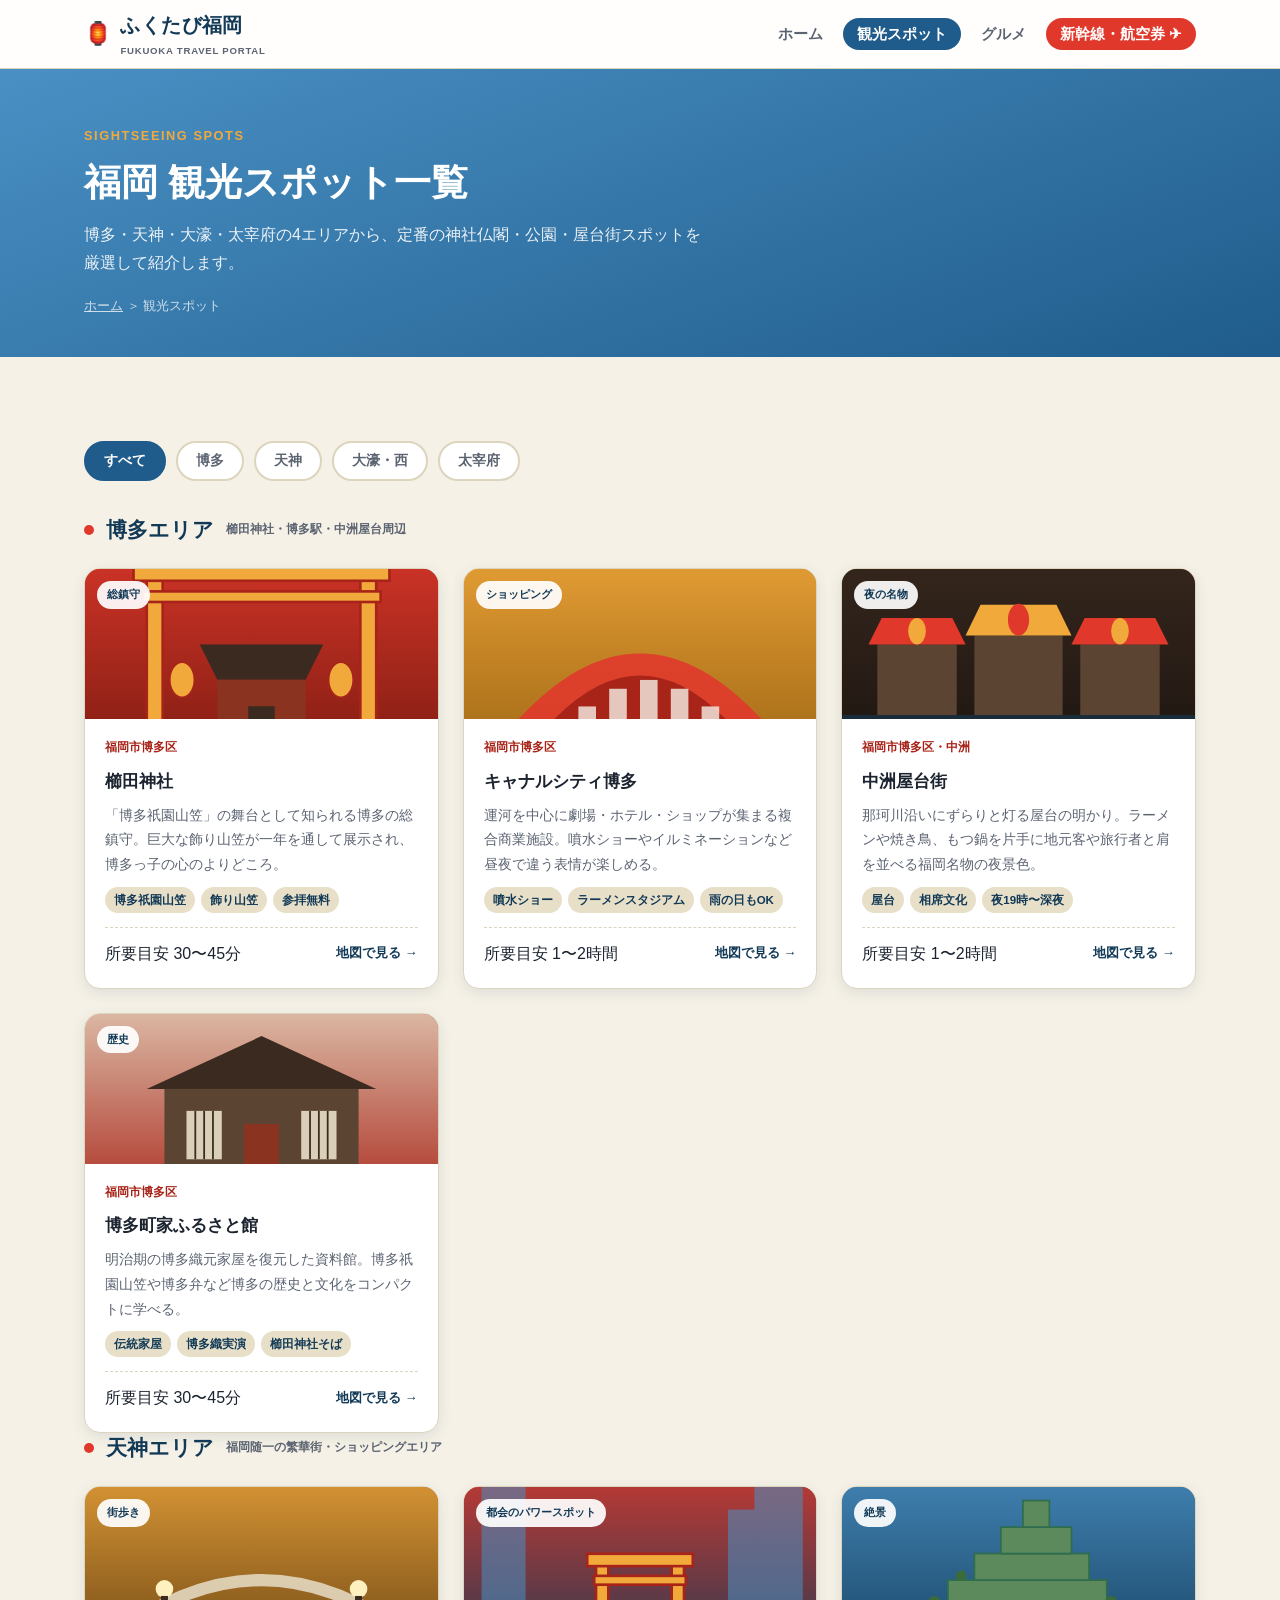
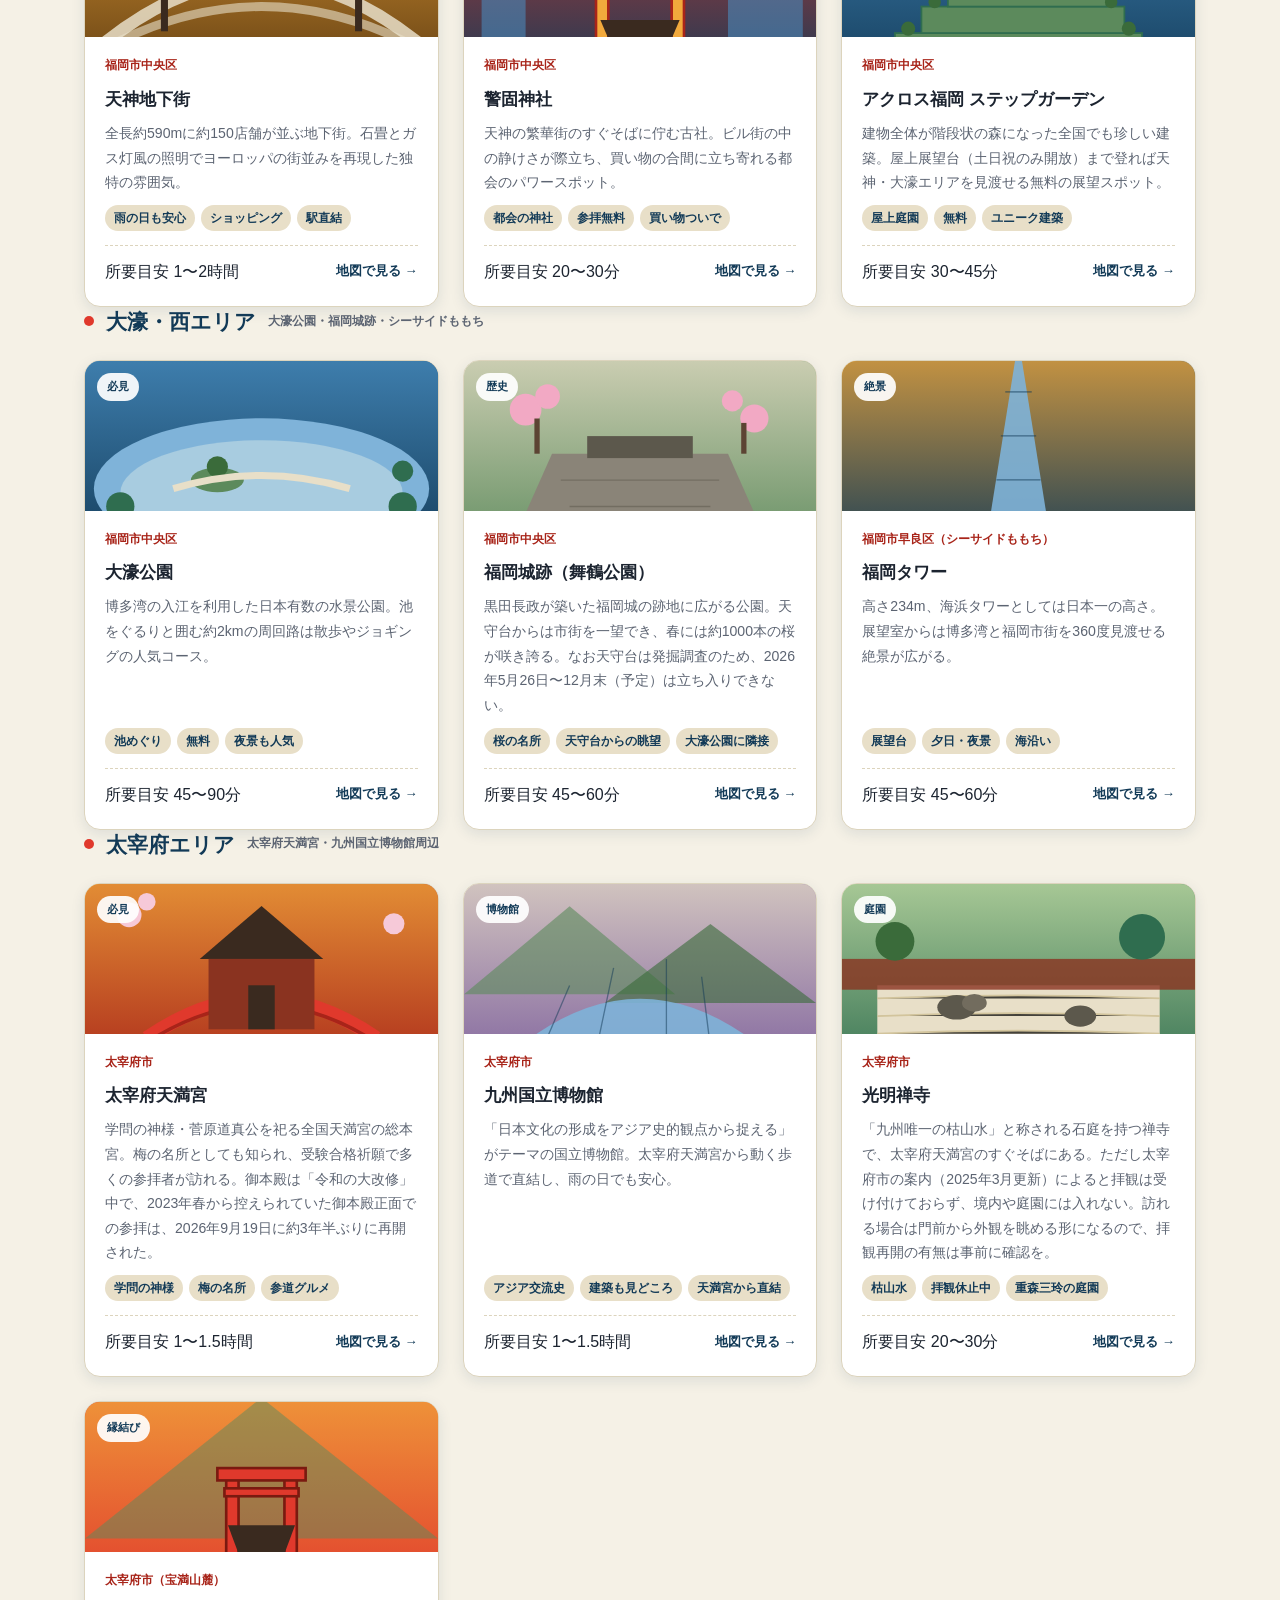
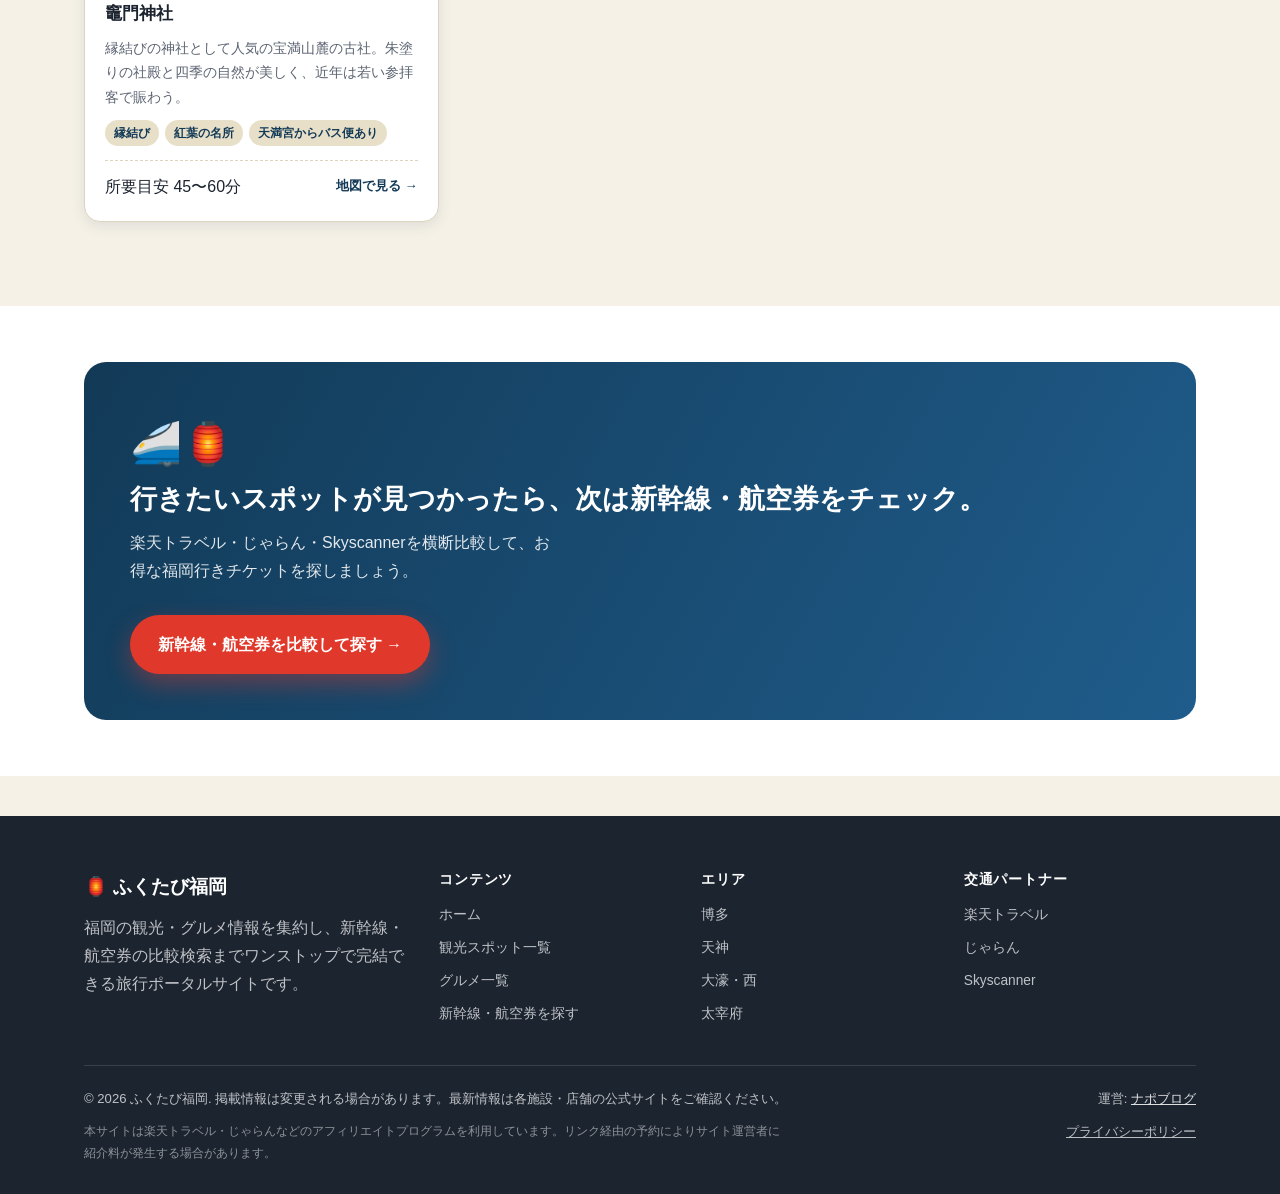
<file: spots.html>
<!DOCTYPE html>
<html lang="ja">
<head>
<meta charset="UTF-8">
<meta name="viewport" content="width=device-width, initial-scale=1.0">
<title>福岡の観光スポット一覧｜太宰府天満宮・大濠公園・中洲屋台をエリア別に紹介｜ふくたび福岡</title>
<meta name="description" content="博多・天神・大濠・太宰府の4エリアから福岡の人気観光スポットを一覧で紹介。櫛田神社、中洲屋台街、太宰府天満宮、大濠公園、福岡タワーなどの定番から、竈門神社など紅葉の穴場まで。福岡城跡・天守台の立ち入り制限情報も掲載。">
<link rel="icon" type="image/svg+xml" href="favicon.svg">
<meta property="og:type" content="website">
<meta property="og:site_name" content="ふくたび福岡">
<meta property="og:title" content="福岡の観光スポット一覧｜太宰府天満宮・大濠公園・中洲屋台をエリア別に紹介｜ふくたび福岡">
<meta property="og:description" content="博多・天神・大濠・太宰府の4エリアから福岡の人気観光スポットを一覧で紹介。櫛田神社、中洲屋台街、太宰府天満宮、大濠公園、福岡タワーなどの定番から、竈門神社など紅葉の穴場まで。福岡城跡・天守台の立ち入り制限情報も掲載。">
<meta property="og:url" content="https://fukutabi-fukuoka.napoblog.com/spots.html">
<meta property="og:image" content="https://fukutabi-fukuoka.napoblog.com/images/og-image.png">
<meta property="og:locale" content="ja_JP">
<meta name="twitter:card" content="summary_large_image">
<meta name="twitter:title" content="福岡の観光スポット一覧｜太宰府天満宮・大濠公園・中洲屋台をエリア別に紹介｜ふくたび福岡">
<meta name="twitter:description" content="福岡4エリアの人気観光スポットを一覧でチェック。">
<meta name="twitter:image" content="https://fukutabi-fukuoka.napoblog.com/images/og-image.png">
<link rel="stylesheet" href="css/style.css">
<script async src="https://pagead2.googlesyndication.com/pagead/js/adsbygoogle.js?client=ca-pub-8398161859137802" crossorigin="anonymous"></script>
</head>
<body>

<header class="site-header">
  <div class="wrap">
    <a href="index.html" class="brand">
      <span class="flag">🏮</span>
      <span>ふくたび福岡<small>FUKUOKA TRAVEL PORTAL</small></span>
    </a>
    <button class="nav-toggle" aria-label="メニュー">☰</button>
    <nav class="main-nav">
      <ul>
        <li><a href="index.html">ホーム</a></li>
        <li><a href="spots.html" class="active">観光スポット</a></li>
        <li><a href="restaurants.html">グルメ</a></li>
        <li><a href="transport.html" class="cta">新幹線・航空券 ✈</a></li>
      </ul>
    </nav>
  </div>
</header>

<section class="page-hero">
  <div class="wrap">
    <span class="kicker">SIGHTSEEING SPOTS</span>
    <h1>福岡 観光スポット一覧</h1>
    <p>博多・天神・大濠・太宰府の4エリアから、定番の神社仏閣・公園・屋台街スポットを厳選して紹介します。</p>
    <div class="breadcrumb"><a href="index.html">ホーム</a> ＞ 観光スポット</div>
  </div>
</section>

<section class="block">
  <div class="wrap">

    <div class="filter-tabs" data-filter-group=".spot-card">
      <button class="active" data-filter="all">すべて</button>
      <button data-filter="hakata">博多</button>
      <button data-filter="tenjin">天神</button>
      <button data-filter="ohori">大濠・西</button>
      <button data-filter="dazaifu">太宰府</button>
    </div>

    <!-- ============ 博多エリア ============ -->
    <div id="area-hakata" data-area-section>
      <div class="area-heading"><span class="dot"></span><h2>博多エリア</h2><span class="count">櫛田神社・博多駅・中洲屋台周辺</span></div>
      <div class="card-grid">

        <div class="card spot-card" data-area="hakata">
          <div class="card-media" style="--m1:#e0392c;--m2:#7a1a10"><img class="illust" src="images/kushida-jinja.svg" alt="櫛田神社"><span class="badge">総鎮守</span></div>
          <div class="card-body">
            <span class="area-label">福岡市博多区</span>
            <h3>櫛田神社</h3>
            <p class="desc">「博多祇園山笠」の舞台として知られる博多の総鎮守。巨大な飾り山笠が一年を通して展示され、博多っ子の心のよりどころ。</p>
            <div class="tag-row"><span>博多祇園山笠</span><span>飾り山笠</span><span>参拝無料</span></div>
            <div class="card-footer">
              <span>所要目安 30〜45分</span>
              <a href="https://www.google.com/maps/search/?api=1&query=%E6%AB%9B%E7%94%B0%E7%A5%9E%E7%A4%BE" target="_blank" rel="noopener">地図で見る →</a>
            </div>
          </div>
        </div>

        <div class="card spot-card" data-area="hakata">
          <div class="card-media" style="--m1:#f2a93c;--m2:#9c6412"><img class="illust" src="images/canal-city.svg" alt="キャナルシティ博多"><span class="badge">ショッピング</span></div>
          <div class="card-body">
            <span class="area-label">福岡市博多区</span>
            <h3>キャナルシティ博多</h3>
            <p class="desc">運河を中心に劇場・ホテル・ショップが集まる複合商業施設。噴水ショーやイルミネーションなど昼夜で違う表情が楽しめる。</p>
            <div class="tag-row"><span>噴水ショー</span><span>ラーメンスタジアム</span><span>雨の日もOK</span></div>
            <div class="card-footer">
              <span>所要目安 1〜2時間</span>
              <a href="https://www.google.com/maps/search/?api=1&query=%E3%82%AD%E3%83%A3%E3%83%8A%E3%83%AB%E3%82%B7%E3%83%86%E3%82%A3%E5%8D%9A%E5%A4%9A" target="_blank" rel="noopener">地図で見る →</a>
            </div>
          </div>
        </div>

        <div class="card spot-card" data-area="hakata">
          <div class="card-media" style="--m1:#3a2a1f;--m2:#e0392c"><img class="illust" src="images/nakasu-yatai.svg" alt="中洲屋台街"><span class="badge">夜の名物</span></div>
          <div class="card-body">
            <span class="area-label">福岡市博多区・中洲</span>
            <h3>中洲屋台街</h3>
            <p class="desc">那珂川沿いにずらりと灯る屋台の明かり。ラーメンや焼き鳥、もつ鍋を片手に地元客や旅行者と肩を並べる福岡名物の夜景色。</p>
            <div class="tag-row"><span>屋台</span><span>相席文化</span><span>夜19時〜深夜</span></div>
            <div class="card-footer">
              <span>所要目安 1〜2時間</span>
              <a href="https://www.google.com/maps/search/?api=1&query=%E4%B8%AD%E6%B4%B2%E5%B1%8B%E5%8F%B0" target="_blank" rel="noopener">地図で見る →</a>
            </div>
          </div>
        </div>

        <div class="card spot-card" data-area="hakata">
          <div class="card-media" style="--m1:#e8dfc8;--m2:#a82419"><img class="illust" src="images/hakata-machiya.svg" alt="博多町家ふるさと館"><span class="badge">歴史</span></div>
          <div class="card-body">
            <span class="area-label">福岡市博多区</span>
            <h3>博多町家ふるさと館</h3>
            <p class="desc">明治期の博多織元家屋を復元した資料館。博多祇園山笠や博多弁など博多の歴史と文化をコンパクトに学べる。</p>
            <div class="tag-row"><span>伝統家屋</span><span>博多織実演</span><span>櫛田神社そば</span></div>
            <div class="card-footer">
              <span>所要目安 30〜45分</span>
              <a href="https://www.google.com/maps/search/?api=1&query=%E5%8D%9A%E5%A4%9A%E7%94%BA%E5%AE%B6%E3%81%B5%E3%82%8B%E3%81%95%E3%81%A8%E9%A4%A8" target="_blank" rel="noopener">地図で見る →</a>
            </div>
          </div>
        </div>

      </div>
    </div>

    <!-- ============ 天神エリア ============ -->
    <div id="area-tenjin" data-area-section>
      <div class="area-heading"><span class="dot"></span><h2>天神エリア</h2><span class="count">福岡随一の繁華街・ショッピングエリア</span></div>
      <div class="card-grid">

        <div class="card spot-card" data-area="tenjin">
          <div class="card-media" style="--m1:#f2a93c;--m2:#a82419"><img class="illust" src="images/tenjin-chikagai.svg" alt="天神地下街"><span class="badge">街歩き</span></div>
          <div class="card-body">
            <span class="area-label">福岡市中央区</span>
            <h3>天神地下街</h3>
            <p class="desc">全長約590mに約150店舗が並ぶ地下街。石畳とガス灯風の照明でヨーロッパの街並みを再現した独特の雰囲気。</p>
            <div class="tag-row"><span>雨の日も安心</span><span>ショッピング</span><span>駅直結</span></div>
            <div class="card-footer">
              <span>所要目安 1〜2時間</span>
              <a href="https://www.google.com/maps/search/?api=1&query=%E5%A4%A9%E7%A5%9E%E5%9C%B0%E4%B8%8B%E8%A1%97" target="_blank" rel="noopener">地図で見る →</a>
            </div>
          </div>
        </div>

        <div class="card spot-card" data-area="tenjin">
          <div class="card-media" style="--m1:#e0392c;--m2:#7a1a10"><img class="illust" src="images/kego-jinja.svg" alt="警固神社"><span class="badge">都会のパワースポット</span></div>
          <div class="card-body">
            <span class="area-label">福岡市中央区</span>
            <h3>警固神社</h3>
            <p class="desc">天神の繁華街のすぐそばに佇む古社。ビル街の中の静けさが際立ち、買い物の合間に立ち寄れる都会のパワースポット。</p>
            <div class="tag-row"><span>都会の神社</span><span>参拝無料</span><span>買い物ついで</span></div>
            <div class="card-footer">
              <span>所要目安 20〜30分</span>
              <a href="https://www.google.com/maps/search/?api=1&query=%E8%AD%A6%E5%9B%BA%E7%A5%9E%E7%A4%BE" target="_blank" rel="noopener">地図で見る →</a>
            </div>
          </div>
        </div>

        <div class="card spot-card" data-area="tenjin">
          <div class="card-media" style="--m1:#4a90c4;--m2:#123a57"><img class="illust" src="images/acros-fukuoka.svg" alt="アクロス福岡 ステップガーデン"><span class="badge">絶景</span></div>
          <div class="card-body">
            <span class="area-label">福岡市中央区</span>
            <h3>アクロス福岡 ステップガーデン</h3>
            <p class="desc">建物全体が階段状の森になった全国でも珍しい建築。屋上展望台（土日祝のみ開放）まで登れば天神・大濠エリアを見渡せる無料の展望スポット。</p>
            <div class="tag-row"><span>屋上庭園</span><span>無料</span><span>ユニーク建築</span></div>
            <div class="card-footer">
              <span>所要目安 30〜45分</span>
              <a href="https://www.google.com/maps/search/?api=1&query=%E3%82%A2%E3%82%AF%E3%83%AD%E3%82%B9%E7%A6%8F%E5%B2%A1" target="_blank" rel="noopener">地図で見る →</a>
            </div>
          </div>
        </div>

      </div>
    </div>

    <!-- ============ 大濠・西エリア ============ -->
    <div id="area-ohori" data-area-section>
      <div class="area-heading"><span class="dot"></span><h2>大濠・西エリア</h2><span class="count">大濠公園・福岡城跡・シーサイドももち</span></div>
      <div class="card-grid">

        <div class="card spot-card" data-area="ohori">
          <div class="card-media" style="--m1:#4a90c4;--m2:#123a57"><img class="illust" src="images/ohori-park.svg" alt="大濠公園"><span class="badge">必見</span></div>
          <div class="card-body">
            <span class="area-label">福岡市中央区</span>
            <h3>大濠公園</h3>
            <p class="desc">博多湾の入江を利用した日本有数の水景公園。池をぐるりと囲む約2kmの周回路は散歩やジョギングの人気コース。</p>
            <div class="tag-row"><span>池めぐり</span><span>無料</span><span>夜景も人気</span></div>
            <div class="card-footer">
              <span>所要目安 45〜90分</span>
              <a href="https://www.google.com/maps/search/?api=1&query=%E5%A4%A7%E6%BF%A0%E5%85%AC%E5%9C%92" target="_blank" rel="noopener">地図で見る →</a>
            </div>
          </div>
        </div>

        <div class="card spot-card" data-area="ohori">
          <div class="card-media" style="--m1:#e8dfc8;--m2:#5c8a5c"><img class="illust" src="images/fukuoka-castle.svg" alt="福岡城跡・舞鶴公園"><span class="badge">歴史</span></div>
          <div class="card-body">
            <span class="area-label">福岡市中央区</span>
            <h3>福岡城跡（舞鶴公園）</h3>
            <p class="desc">黒田長政が築いた福岡城の跡地に広がる公園。天守台からは市街を一望でき、春には約1000本の桜が咲き誇る。なお天守台は発掘調査のため、2026年5月26日〜12月末（予定）は立ち入りできない。</p>
            <div class="tag-row"><span>桜の名所</span><span>天守台からの眺望</span><span>大濠公園に隣接</span></div>
            <div class="card-footer">
              <span>所要目安 45〜60分</span>
              <a href="https://www.google.com/maps/search/?api=1&query=%E7%A6%8F%E5%B2%A1%E5%9F%8E%E8%B7%A1" target="_blank" rel="noopener">地図で見る →</a>
            </div>
          </div>
        </div>

        <div class="card spot-card" data-area="ohori">
          <div class="card-media" style="--m1:#f2a93c;--m2:#123a57"><img class="illust" src="images/fukuoka-tower.svg" alt="福岡タワー"><span class="badge">絶景</span></div>
          <div class="card-body">
            <span class="area-label">福岡市早良区（シーサイドももち）</span>
            <h3>福岡タワー</h3>
            <p class="desc">高さ234m、海浜タワーとしては日本一の高さ。展望室からは博多湾と福岡市街を360度見渡せる絶景が広がる。</p>
            <div class="tag-row"><span>展望台</span><span>夕日・夜景</span><span>海沿い</span></div>
            <div class="card-footer">
              <span>所要目安 45〜60分</span>
              <a href="https://www.google.com/maps/search/?api=1&query=%E7%A6%8F%E5%B2%A1%E3%82%BF%E3%83%AF%E3%83%BC" target="_blank" rel="noopener">地図で見る →</a>
            </div>
          </div>
        </div>

      </div>
    </div>

    <!-- ============ 太宰府エリア ============ -->
    <div id="area-dazaifu" data-area-section>
      <div class="area-heading"><span class="dot"></span><h2>太宰府エリア</h2><span class="count">太宰府天満宮・九州国立博物館周辺</span></div>
      <div class="card-grid">

        <div class="card spot-card" data-area="dazaifu">
          <div class="card-media" style="--m1:#f2a93c;--m2:#a82419"><img class="illust" src="images/dazaifu-tenmangu.svg" alt="太宰府天満宮"><span class="badge">必見</span></div>
          <div class="card-body">
            <span class="area-label">太宰府市</span>
            <h3>太宰府天満宮</h3>
            <p class="desc">学問の神様・菅原道真公を祀る全国天満宮の総本宮。梅の名所としても知られ、受験合格祈願で多くの参拝者が訪れる。御本殿は「令和の大改修」中で、2023年春から控えられていた御本殿正面での参拝は、2026年9月19日に約3年半ぶりに再開された。</p>
            <div class="tag-row"><span>学問の神様</span><span>梅の名所</span><span>参道グルメ</span></div>
            <div class="card-footer">
              <span>所要目安 1〜1.5時間</span>
              <a href="https://www.google.com/maps/search/?api=1&query=%E5%A4%AA%E5%AE%B0%E5%BA%9C%E5%A4%A9%E6%BA%80%E5%AE%AE" target="_blank" rel="noopener">地図で見る →</a>
            </div>
          </div>
        </div>

        <div class="card spot-card" data-area="dazaifu">
          <div class="card-media" style="--m1:#e8dfc8;--m2:#7a5c9c"><img class="illust" src="images/kyushu-museum.svg" alt="九州国立博物館"><span class="badge">博物館</span></div>
          <div class="card-body">
            <span class="area-label">太宰府市</span>
            <h3>九州国立博物館</h3>
            <p class="desc">「日本文化の形成をアジア史的観点から捉える」がテーマの国立博物館。太宰府天満宮から動く歩道で直結し、雨の日でも安心。</p>
            <div class="tag-row"><span>アジア交流史</span><span>建築も見どころ</span><span>天満宮から直結</span></div>
            <div class="card-footer">
              <span>所要目安 1〜1.5時間</span>
              <a href="https://www.google.com/maps/search/?api=1&query=%E4%B9%9D%E5%B7%9E%E5%9B%BD%E7%AB%8B%E5%8D%9A%E7%89%A9%E9%A4%A8" target="_blank" rel="noopener">地図で見る →</a>
            </div>
          </div>
        </div>

        <div class="card spot-card" data-area="dazaifu">
          <div class="card-media" style="--m1:#c7e0a8;--m2:#2f6d4f"><img class="illust" src="images/komyozenji.svg" alt="光明禅寺"><span class="badge">庭園</span></div>
          <div class="card-body">
            <span class="area-label">太宰府市</span>
            <h3>光明禅寺</h3>
            <p class="desc">「九州唯一の枯山水」と称される石庭を持つ禅寺で、太宰府天満宮のすぐそばにある。ただし太宰府市の案内（2025年3月更新）によると拝観は受け付けておらず、境内や庭園には入れない。訪れる場合は門前から外観を眺める形になるので、拝観再開の有無は事前に確認を。</p>
            <div class="tag-row"><span>枯山水</span><span>拝観休止中</span><span>重森三玲の庭園</span></div>
            <div class="card-footer">
              <span>所要目安 20〜30分</span>
              <a href="https://www.google.com/maps/search/?api=1&query=%E5%85%89%E6%98%8E%E7%A6%85%E5%AF%BA" target="_blank" rel="noopener">地図で見る →</a>
            </div>
          </div>
        </div>

        <div class="card spot-card" data-area="dazaifu">
          <div class="card-media" style="--m1:#e0392c;--m2:#f2a93c"><img class="illust" src="images/kamado-jinja.svg" alt="竈門神社"><span class="badge">縁結び</span></div>
          <div class="card-body">
            <span class="area-label">太宰府市（宝満山麓）</span>
            <h3>竈門神社</h3>
            <p class="desc">縁結びの神社として人気の宝満山麓の古社。朱塗りの社殿と四季の自然が美しく、近年は若い参拝客で賑わう。</p>
            <div class="tag-row"><span>縁結び</span><span>紅葉の名所</span><span>天満宮からバス便あり</span></div>
            <div class="card-footer">
              <span>所要目安 45〜60分</span>
              <a href="https://www.google.com/maps/search/?api=1&query=%E7%AB%88%E9%96%80%E7%A5%9E%E7%A4%BE" target="_blank" rel="noopener">地図で見る →</a>
            </div>
          </div>
        </div>

      </div>
    </div>

  </div>
</section>

<section class="block tight alt">
  <div class="wrap">
    <div class="flight-band">
      <div>
        <span class="planes">🚄🏮</span>
        <h2>行きたいスポットが見つかったら、次は新幹線・航空券をチェック。</h2>
        <p>楽天トラベル・じゃらん・Skyscannerを横断比較して、お得な福岡行きチケットを探しましょう。</p>
      </div>
      <a href="transport.html" class="btn btn-primary">新幹線・航空券を比較して探す →</a>
    </div>
  </div>
</section>

<footer class="site-footer">
  <div class="wrap">
    <div class="footer-grid">
      <div>
        <div class="footer-brand">🏮 ふくたび福岡</div>
        <p>福岡の観光・グルメ情報を集約し、新幹線・航空券の比較検索までワンストップで完結できる旅行ポータルサイトです。</p>
      </div>
      <div>
        <h4>コンテンツ</h4>
        <ul>
          <li><a href="index.html">ホーム</a></li>
          <li><a href="spots.html">観光スポット一覧</a></li>
          <li><a href="restaurants.html">グルメ一覧</a></li>
          <li><a href="transport.html">新幹線・航空券を探す</a></li>
        </ul>
      </div>
      <div>
        <h4>エリア</h4>
        <ul>
          <li><a href="spots.html#area-hakata">博多</a></li>
          <li><a href="spots.html#area-tenjin">天神</a></li>
          <li><a href="spots.html#area-ohori">大濠・西</a></li>
          <li><a href="spots.html#area-dazaifu">太宰府</a></li>
        </ul>
      </div>
      <div>
        <h4>交通パートナー</h4>
        <ul>
          <li><a href="transport.html">楽天トラベル</a></li>
          <li><a href="transport.html">じゃらん</a></li>
          <li><a href="transport.html">Skyscanner</a></li>
        </ul>
      </div>
    </div>
    <div class="footer-note">
      <span>© 2026 ふくたび福岡. 掲載情報は変更される場合があります。最新情報は各施設・店舗の公式サイトをご確認ください。</span>
      <span>運営: <a href="https://napoblog.com/" style="color:rgba(255,255,255,0.85);text-decoration:underline;">ナポブログ</a></span>
      <span class="disclaimer">本サイトは楽天トラベル・じゃらんなどのアフィリエイトプログラムを利用しています。リンク経由の予約によりサイト運営者に紹介料が発生する場合があります。</span>
      <a href="privacy.html" style="color:rgba(255,255,255,0.7);text-decoration:underline;font-size:0.82rem;">プライバシーポリシー</a>
    </div>
  </div>
</footer>

<script src="js/main.js"></script>
</body>
</html>
</file>
<file: css/style.css>
/* ===================================================================
   福岡観光ポータル「ふくたび福岡」共通スタイル
=================================================================== */

:root {
  --sea: #1f5c8b;
  --sea-deep: #123a57;
  --sea-light: #4a90c4;
  --sand: #f5f1e6;
  --sand-deep: #e8dfc8;
  --coral: #e0392c;
  --coral-deep: #a82419;
  --sunset: #f2a93c;
  --ink: #1c2430;
  --ink-soft: #5c6472;
  --line: #dcd4bd;
  --white: #ffffff;
  --radius: 16px;
  --shadow: 0 10px 30px rgba(18, 58, 87, 0.14);
  --shadow-sm: 0 4px 14px rgba(18, 58, 87, 0.10);
  --max: 1160px;
  font-size: 16px;
}

* { box-sizing: border-box; }

html { scroll-behavior: smooth; }

body {
  margin: 0;
  font-family: "Hiragino Sans", "Noto Sans JP", "Yu Gothic", "Segoe UI", sans-serif;
  color: var(--ink);
  background: var(--sand);
  line-height: 1.75;
  -webkit-font-smoothing: antialiased;
}

a { color: inherit; text-decoration: none; }
img { max-width: 100%; display: block; }
ul { margin: 0; padding: 0; list-style: none; }
h1, h2, h3, h4 { margin: 0; line-height: 1.4; }
p { margin: 0; }

.wrap {
  max-width: var(--max);
  margin: 0 auto;
  padding: 0 24px;
}

/* ---------- Header ---------- */
.site-header {
  position: sticky;
  top: 0;
  z-index: 100;
  background: rgba(255, 255, 255, 0.92);
  backdrop-filter: blur(8px);
  border-bottom: 1px solid var(--line);
}

.site-header .wrap {
  display: flex;
  align-items: center;
  justify-content: space-between;
  height: 68px;
}

.brand {
  display: flex;
  align-items: center;
  gap: 8px;
  font-size: 1.25rem;
  font-weight: 800;
  color: var(--sea-deep);
  letter-spacing: 0.02em;
}
.brand .flag { font-size: 1.4rem; }
.brand small {
  font-size: 0.6rem;
  font-weight: 600;
  color: var(--ink-soft);
  display: block;
  letter-spacing: 0.08em;
}

.main-nav ul {
  display: flex;
  gap: 6px;
  align-items: center;
}

.main-nav a {
  padding: 8px 14px;
  border-radius: 999px;
  font-size: 0.92rem;
  font-weight: 600;
  color: var(--ink-soft);
  transition: background 0.15s, color 0.15s;
  white-space: nowrap;
}

.main-nav a:hover,
.main-nav a.active {
  background: var(--sea);
  color: var(--white);
}

.main-nav a.cta {
  background: var(--coral);
  color: var(--white);
}
.main-nav a.cta:hover { background: var(--coral-deep); }

.nav-toggle {
  display: none;
  background: none;
  border: none;
  font-size: 1.5rem;
  color: var(--sea-deep);
  cursor: pointer;
}

/* ---------- Hero ---------- */
.hero {
  position: relative;
  padding: 92px 0 110px;
  background:
    radial-gradient(circle at 15% 20%, rgba(242, 169, 60, 0.35), transparent 45%),
    linear-gradient(160deg, var(--sea-light) 0%, var(--sea) 45%, var(--sea-deep) 100%);
  color: var(--white);
  overflow: hidden;
}

.hero::after {
  content: "";
  position: absolute;
  left: 0; right: 0; bottom: -1px;
  height: 90px;
  background: var(--sand);
  clip-path: polygon(0 55%, 5% 60%, 12% 52%, 20% 62%, 28% 50%, 36% 60%, 44% 48%, 52% 60%, 60% 50%, 68% 62%, 76% 52%, 84% 60%, 92% 50%, 100% 58%, 100% 100%, 0 100%);
}

.hero .wrap { position: relative; z-index: 2; }

.hero-eyebrow {
  display: inline-block;
  padding: 6px 16px;
  border-radius: 999px;
  background: rgba(255, 255, 255, 0.16);
  border: 1px solid rgba(255, 255, 255, 0.4);
  font-size: 0.82rem;
  font-weight: 700;
  letter-spacing: 0.08em;
  margin-bottom: 22px;
}

.hero h1 {
  font-size: clamp(2.1rem, 4.2vw, 3.4rem);
  font-weight: 800;
  letter-spacing: 0.01em;
  max-width: 760px;
}

.hero h1 span { color: var(--sunset); }

.hero p {
  margin-top: 18px;
  max-width: 560px;
  font-size: 1.05rem;
  color: rgba(255, 255, 255, 0.92);
}

.hero-actions {
  margin-top: 34px;
  display: flex;
  gap: 14px;
  flex-wrap: wrap;
}

.btn {
  display: inline-flex;
  align-items: center;
  gap: 8px;
  padding: 14px 26px;
  border-radius: 999px;
  font-weight: 700;
  font-size: 0.98rem;
  border: 2px solid transparent;
  cursor: pointer;
  transition: transform 0.15s, box-shadow 0.15s, background 0.15s;
}
.btn:hover { transform: translateY(-2px); }

.btn-primary {
  background: var(--coral);
  color: var(--white);
  box-shadow: 0 10px 24px rgba(224, 57, 44, 0.4);
}
.btn-primary:hover { background: var(--coral-deep); }

.btn-ghost {
  background: rgba(255, 255, 255, 0.1);
  border-color: rgba(255, 255, 255, 0.6);
  color: var(--white);
}
.btn-ghost:hover { background: rgba(255, 255, 255, 0.22); }

.btn-outline {
  background: transparent;
  border-color: var(--sea);
  color: var(--sea-deep);
}
.btn-outline:hover { background: var(--sea); color: var(--white); }

.hero-stats {
  position: relative;
  z-index: 2;
  margin-top: 56px;
  display: grid;
  grid-template-columns: repeat(4, 1fr);
  gap: 18px;
  max-width: 760px;
}
.hero-stats div {
  background: rgba(255, 255, 255, 0.12);
  border: 1px solid rgba(255, 255, 255, 0.28);
  border-radius: 14px;
  padding: 14px 16px;
}
.hero-stats strong { display: block; font-size: 1.3rem; }
.hero-stats span { font-size: 0.78rem; color: rgba(255, 255, 255, 0.85); }

/* ---------- Section shell ---------- */
section.block { padding: 84px 0; }
section.block.tight { padding: 56px 0; }
section.block.alt { background: var(--white); }

.section-head {
  display: flex;
  align-items: flex-end;
  justify-content: space-between;
  gap: 20px;
  margin-bottom: 40px;
  flex-wrap: wrap;
}

.section-head .kicker {
  color: var(--coral-deep);
  font-weight: 800;
  font-size: 0.82rem;
  letter-spacing: 0.14em;
  margin-bottom: 8px;
  display: block;
}

.section-head h2 {
  font-size: clamp(1.5rem, 2.6vw, 2.1rem);
  font-weight: 800;
  color: var(--sea-deep);
}

.section-head p { color: var(--ink-soft); margin-top: 10px; max-width: 520px; }

.section-head .more {
  font-weight: 700;
  color: var(--sea-deep);
  border-bottom: 2px solid var(--coral);
  padding-bottom: 3px;
  white-space: nowrap;
}

/* ---------- Area cards ---------- */
.area-grid {
  display: grid;
  grid-template-columns: repeat(4, 1fr);
  gap: 20px;
}

.area-card {
  position: relative;
  border-radius: var(--radius);
  padding: 26px 22px;
  min-height: 190px;
  display: flex;
  flex-direction: column;
  justify-content: flex-end;
  color: var(--white);
  overflow: hidden;
  box-shadow: var(--shadow-sm);
  transition: transform 0.2s, box-shadow 0.2s;
}
.area-card:hover { transform: translateY(-4px); box-shadow: var(--shadow); }

.area-card::before {
  content: "";
  position: absolute; inset: 0;
  background: linear-gradient(200deg, var(--g1), var(--g2));
  opacity: 0.94;
}
.area-card.hakata { --g1: #e0392c; --g2: #7a1a10; }
.area-card.tenjin { --g1: #f2a93c; --g2: #9c6412; }
.area-card.ohori { --g1: #4a90c4; --g2: #123a57; }
.area-card.dazaifu { --g1: #7a5c9c; --g2: #3e2a54; }

.area-card > * { position: relative; z-index: 1; }
.area-card .tag {
  font-size: 0.72rem;
  font-weight: 700;
  letter-spacing: 0.08em;
  background: rgba(255, 255, 255, 0.24);
  padding: 4px 10px;
  border-radius: 999px;
  align-self: flex-start;
  margin-bottom: auto;
}
.area-card h3 { font-size: 1.35rem; font-weight: 800; margin-top: 14px; }
.area-card p { font-size: 0.85rem; margin-top: 6px; color: rgba(255, 255, 255, 0.9); }

/* ---------- Card grid (spots / gourmet) ---------- */
.card-grid {
  display: grid;
  grid-template-columns: repeat(3, 1fr);
  gap: 24px;
}

.card {
  background: var(--white);
  border: 1px solid var(--line);
  border-radius: var(--radius);
  overflow: hidden;
  box-shadow: var(--shadow-sm);
  display: flex;
  flex-direction: column;
  transition: transform 0.2s, box-shadow 0.2s;
}
.card:hover { transform: translateY(-4px); box-shadow: var(--shadow); }

.card-media {
  height: 150px;
  background: linear-gradient(135deg, var(--m1), var(--m2));
  position: relative;
  overflow: hidden;
  display: flex;
  align-items: flex-end;
  padding: 14px;
}
.card-media img.illust {
  position: absolute;
  inset: 0;
  width: 100%;
  height: 100%;
  object-fit: cover;
}
.card-media .emoji { position: relative; z-index: 1; font-size: 2.4rem; filter: drop-shadow(0 4px 6px rgba(0,0,0,0.15)); }
.card-media .badge {
  position: absolute;
  top: 12px; left: 12px;
  background: rgba(255, 255, 255, 0.92);
  color: var(--sea-deep);
  font-size: 0.7rem;
  font-weight: 800;
  padding: 4px 10px;
  border-radius: 999px;
}

.card-body {
  padding: 18px 20px 20px;
  display: flex;
  flex-direction: column;
  gap: 10px;
  flex: 1;
}

.card-body h3 { font-size: 1.08rem; font-weight: 800; color: var(--ink); }
.card-body .area-label { font-size: 0.76rem; color: var(--coral-deep); font-weight: 700; }
.card-body p.desc { font-size: 0.88rem; color: var(--ink-soft); flex: 1; }

.tag-row { display: flex; flex-wrap: wrap; gap: 6px; }
.tag-row span {
  font-size: 0.72rem;
  background: var(--sand-deep);
  color: var(--sea-deep);
  padding: 3px 9px;
  border-radius: 999px;
  font-weight: 700;
}

.card-footer {
  display: flex;
  align-items: center;
  justify-content: space-between;
  margin-top: 4px;
  padding-top: 12px;
  border-top: 1px dashed var(--line);
}
.card-footer a {
  font-size: 0.82rem;
  font-weight: 700;
  color: var(--sea-deep);
}
.card-footer a:hover { color: var(--coral-deep); }

/* ---------- Transport CTA band ---------- */
.flight-band {
  background: linear-gradient(120deg, var(--sea-deep), var(--sea));
  color: var(--white);
  border-radius: 22px;
  padding: 46px;
  display: flex;
  align-items: center;
  justify-content: space-between;
  gap: 30px;
  flex-wrap: wrap;
}
.flight-band h2 { font-size: 1.7rem; font-weight: 800; }
.flight-band p { margin-top: 10px; color: rgba(255,255,255,0.88); max-width: 420px; }
.flight-band .planes { font-size: 2.6rem; }

/* ---------- Footer ---------- */
.site-footer {
  background: var(--ink);
  color: rgba(255, 255, 255, 0.72);
  padding: 54px 0 30px;
  margin-top: 40px;
}
.footer-grid {
  display: grid;
  grid-template-columns: 1.4fr 1fr 1fr 1fr;
  gap: 30px;
  padding-bottom: 30px;
  border-bottom: 1px solid rgba(255,255,255,0.12);
}
.footer-grid h4 {
  color: var(--white);
  font-size: 0.85rem;
  letter-spacing: 0.06em;
  margin-bottom: 14px;
}
.footer-grid ul li { margin-bottom: 9px; font-size: 0.86rem; }
.footer-grid ul a:hover { color: var(--sunset); }
.footer-brand { font-size: 1.2rem; font-weight: 800; color: var(--white); margin-bottom: 10px; }
.footer-note { font-size: 0.82rem; margin-top: 22px; display: flex; justify-content: space-between; flex-wrap: wrap; gap: 10px; }
.footer-note .disclaimer { max-width: 700px; color: rgba(255,255,255,0.5); font-size: 0.76rem; }

/* ---------- Page header (sub pages) ---------- */
.page-hero {
  padding: 56px 0 40px;
  background: linear-gradient(160deg, var(--sea-light), var(--sea));
  color: var(--white);
}
.page-hero .kicker {
  font-weight: 800; font-size: 0.8rem; letter-spacing: 0.12em;
  color: var(--sunset);
  display: block; margin-bottom: 10px;
}
.page-hero h1 { font-size: clamp(1.7rem, 3vw, 2.3rem); font-weight: 800; }
.page-hero p { margin-top: 12px; max-width: 620px; color: rgba(255,255,255,0.9); }

.breadcrumb { font-size: 0.8rem; margin-top: 18px; color: rgba(255,255,255,0.75); }
.breadcrumb a { text-decoration: underline; }

/* ---------- Filter tabs ---------- */
.filter-tabs {
  display: flex;
  flex-wrap: wrap;
  gap: 10px;
  margin-bottom: 34px;
}
.filter-tabs button {
  padding: 9px 18px;
  border-radius: 999px;
  border: 2px solid var(--line);
  background: var(--white);
  font-weight: 700;
  font-size: 0.85rem;
  color: var(--ink-soft);
  cursor: pointer;
  transition: all 0.15s;
}
.filter-tabs button:hover { border-color: var(--sea); color: var(--sea-deep); }
.filter-tabs button.active {
  background: var(--sea);
  border-color: var(--sea);
  color: var(--white);
}

.area-heading {
  display: flex;
  align-items: center;
  gap: 12px;
  margin: 52px 0 24px;
}
.area-heading:first-of-type { margin-top: 0; }
.area-heading .dot {
  width: 10px; height: 10px; border-radius: 50%; background: var(--coral);
}
.area-heading h2 { font-size: 1.3rem; font-weight: 800; color: var(--sea-deep); }
.area-heading .count { font-size: 0.78rem; color: var(--ink-soft); font-weight: 600; }

/* ---------- Transport page ---------- */
.search-panel {
  background: var(--white);
  border-radius: var(--radius);
  box-shadow: var(--shadow);
  padding: 30px;
  margin-top: -70px;
  position: relative;
  z-index: 5;
  display: grid;
  grid-template-columns: 1fr 1fr auto;
  gap: 18px;
  align-items: end;
}
.field label {
  display: block;
  font-size: 0.78rem;
  font-weight: 700;
  color: var(--ink-soft);
  margin-bottom: 6px;
}
.field select, .field input {
  width: 100%;
  padding: 12px 14px;
  border-radius: 10px;
  border: 1.5px solid var(--line);
  font-size: 0.95rem;
  font-family: inherit;
  background: var(--sand);
  color: var(--ink);
}
.search-panel .btn-primary { height: 48px; padding: 0 30px; }

.partner-grid {
  display: grid;
  grid-template-columns: repeat(3, 1fr);
  gap: 22px;
}
.partner-card {
  background: var(--white);
  border: 1px solid var(--line);
  border-radius: var(--radius);
  padding: 26px;
  box-shadow: var(--shadow-sm);
  display: flex;
  flex-direction: column;
  gap: 12px;
}
.partner-card .logo-badge {
  width: 52px; height: 52px;
  border-radius: 14px;
  display: flex; align-items: center; justify-content: center;
  font-size: 1.5rem;
  color: var(--white);
  font-weight: 800;
}
.partner-card h3 { font-size: 1.08rem; font-weight: 800; }
.partner-card p { font-size: 0.86rem; color: var(--ink-soft); flex: 1; }
.partner-card .btn { align-self: flex-start; }

.steps {
  display: grid;
  grid-template-columns: repeat(3, 1fr);
  gap: 22px;
}
.step {
  background: var(--white);
  border-radius: var(--radius);
  padding: 24px;
  border: 1px solid var(--line);
}
.step .num {
  width: 34px; height: 34px;
  border-radius: 50%;
  background: var(--coral);
  color: var(--white);
  font-weight: 800;
  display: flex; align-items: center; justify-content: center;
  margin-bottom: 14px;
}
.step h3 { font-size: 1rem; font-weight: 800; margin-bottom: 6px; }
.step p { font-size: 0.86rem; color: var(--ink-soft); }

.info-box {
  background: var(--sand-deep);
  border: 1px solid var(--line);
  border-radius: var(--radius);
  padding: 22px 26px;
  font-size: 0.86rem;
  color: var(--ink-soft);
}
.info-box strong { color: var(--ink); }

/* ---------- Legal page ---------- */
.legal { padding: 64px 0 90px; }
.legal .wrap { max-width: 820px; }
.legal h2 { font-size: 1.25rem; font-weight: 800; color: var(--sea-deep); margin: 44px 0 14px; }
.legal h2:first-of-type { margin-top: 0; }
.legal p, .legal li { color: var(--ink-soft); font-size: 0.95rem; line-height: 1.9; }
.legal ul { padding-left: 1.4em; list-style: disc; }
.legal li { margin-bottom: 6px; }
.legal .updated { font-size: 0.82rem; color: var(--ink-soft); margin-top: 10px; }

/* ---------- Responsive ---------- */
@media (max-width: 980px) {
  .area-grid { grid-template-columns: repeat(2, 1fr); }
  .card-grid { grid-template-columns: repeat(2, 1fr); }
  .footer-grid { grid-template-columns: 1fr 1fr; }
  .partner-grid, .steps { grid-template-columns: 1fr; }
  .search-panel { grid-template-columns: 1fr; }
}

@media (max-width: 720px) {
  .main-nav { position: fixed; top: 68px; left: 0; right: 0; background: var(--white);
    flex-direction: column; padding: 12px 20px 20px; border-bottom: 1px solid var(--line);
    transform: translateY(-130%); transition: transform 0.2s; box-shadow: var(--shadow);
  }
  .main-nav.open { transform: translateY(0); }
  .main-nav ul { flex-direction: column; align-items: stretch; width: 100%; }
  .main-nav a { display: block; text-align: center; }
  .nav-toggle { display: block; }
  .hero-stats { grid-template-columns: repeat(2, 1fr); }
  .area-grid, .card-grid { grid-template-columns: 1fr; }
  .footer-grid { grid-template-columns: 1fr; }
  .flight-band { flex-direction: column; text-align: center; }
  section.block { padding: 56px 0; }
}
</file>
